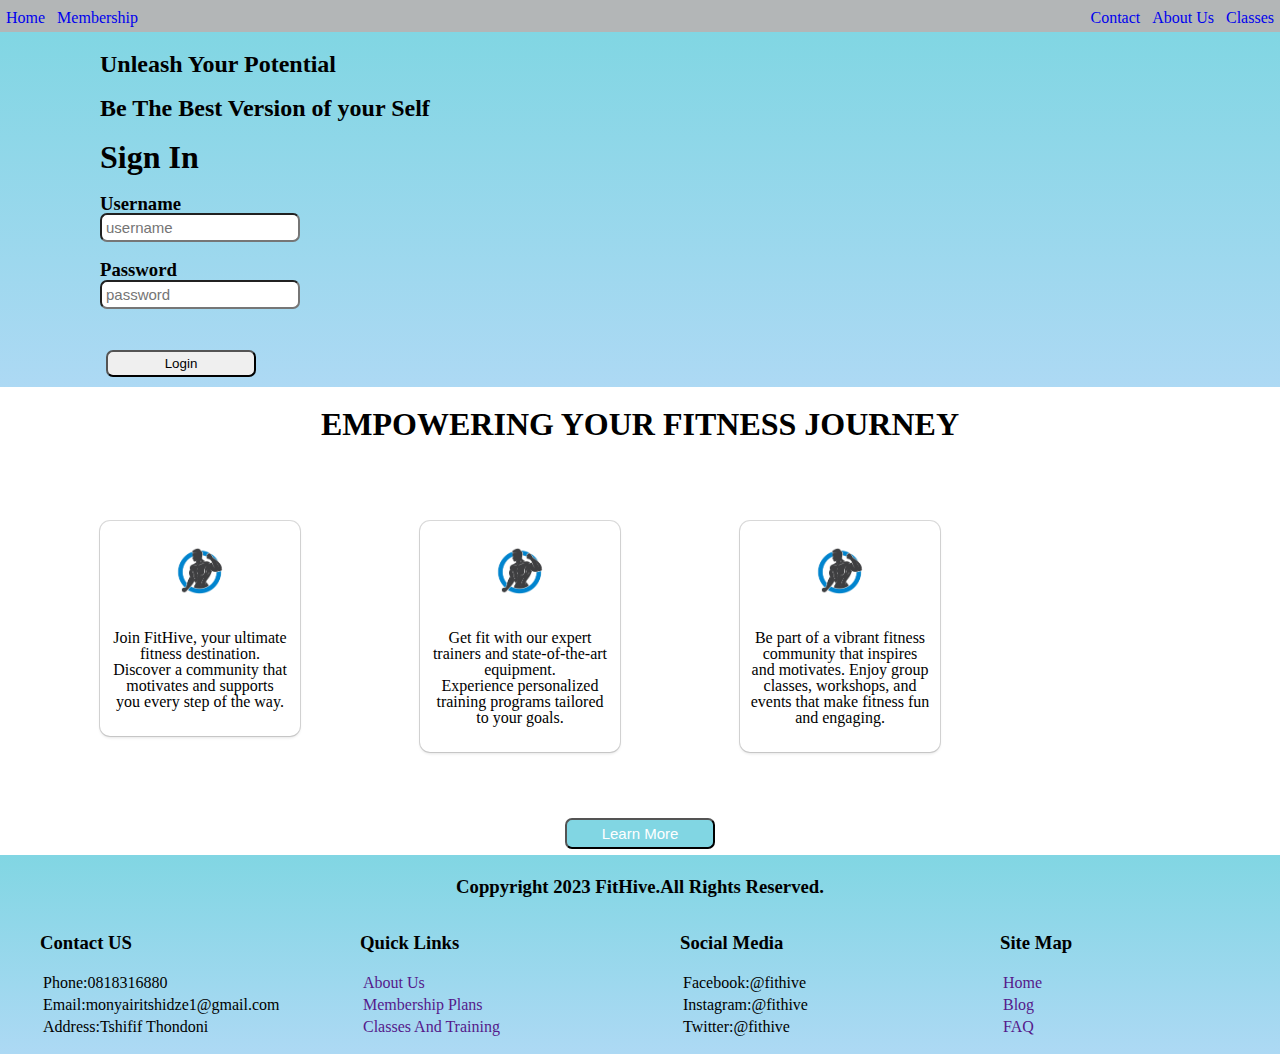
<file: htm-css/index.html>
<!DOCTYPE html>

<html>
    
    <head>
    
    <title>FitHive</title>
    <link rel="stylesheet" href="style.css">
        
    </head>

 <body>
    
   <nav>
     
     <ul class = "container"  style ="padding-inline-start: 0px;">
         
       <li><a href="home">Home</a></li>
          <li><a href="membership">Membership</a></li>
            <li class = "right"><a href="classes">Classes</a></li>
              <li class = "right"><a href="abaoutus">About Us</a></li>
                <li class = "right"><a href="contact">Contact</a></li>
                 <li class = "dropicon"  id="icon" ><a href="javascript:void(0);" onclick="dropDownIcon()">&#9776;</a></li>
       
       </ul>
     
     </nav> 
    
     
     <div class = "body-container" id = "gradient">
     
     <div class="row">
         
       <div class = "column-6">
         
         <div class = "signup">
           
           <h2>Unleash Your Potential</h2>
              <h2>Be The Best Version of your Self</h2>
             <h1>Sign In</h1>
             
             <form>
             <h3><label>Username</label>
                 <br>
                
                  <input type="text" placeholder="username" style="border-radius: 7px; 
             width: 200px; padding: 4px; font-size: 15px;"
                    >
                 </h3>
            
             <h3><label>Password</label>
                 <br>
                 
                 <input type="password" placeholder="password" style="border-radius: 7px; 
             width: 200px; padding: 4px; font-size: 15px;">
                 </h3>
             
                 
                 <br>
                 
                 
                 <button style="width: 150px; border-radius: 7px; padding: 4px; margin: 6px;">Login</button>
             
             </form>
           </div>
         </div>  
         
         <div  class = "column-6">
         
         <div style="padding-top: 15px;">
             
             <iframe width="500" height="315" src="https://www.youtube.com/embed/tUykoP30Gb0?si=TVf0Ove8kpOGLbzR" title="YouTube video player" frameborder="0" allow="accelerometer; autoplay; clipboard-write; encrypted-media; gyroscope; picture-in-picture; web-share" referrerpolicy="strict-origin-when-cross-origin" allowfullscreen></iframe>
             </div>
         </div>
         
         </div>
     </div>
    
     <header class="header-body">
     <h1>EMPOWERING YOUR FITNESS JOURNEY</h1>
     </header>
     
     
     <div class = "after-header">
         
        <div class = "row">
            
            <div class="col-4" style="padding-left: 100px;">
                <div class = "box">
            <img src="p.png" style="width: 100px;">
                <p>Join FitHive, your ultimate fitness destination. 
                    <br>Discover a community that motivates and supports 
                    <br>you every step of the way.
</p>
                </div>
            </div>
            
            <div class="col-4">
            <div class = "box">
                <img src="p.png" style="width: 100px;">
                <p>Get fit with our expert trainers and state-of-the-art equipment.
                    <br>Experience personalized training programs tailored to your goals.

</p>
            </div>
                </div>
            
            <div class="col-4">
            <div class = "box">
                <img src="p.png" style="width: 100px;">
                <p>Be part of a vibrant fitness community that
                    inspires and motivates. Enjoy group classes,
                    workshops, and events that make fitness fun and engaging.

</p>       </div>
            </div>
         
         </div>
     </div>
     
     <div class = "button-1">
     
      <button style="width: 150px; border-radius: 7px; padding: 5px; margin: 6px; background-color:#81D6E3; color: white; font-size: 15px;">Learn More</button>
     </div>
     
     <footer>
     
     <div class = "container" id = "gradient">
      <h3 style="text-align: center;">Coppyright 2023 FitHive.All Rights Reserved.</h3>
     <div class = "row">
          
         <div class = "column-3">
             
             <div>
                 <h3 style="padding-left: 40px;"><label>Contact US</label></h3>
             <ul>
                 <li>Phone:0818316880</li>
                 <li>Email:monyairitshidze1@gmail.com</li>
                 <li>Address:Tshifif Thondoni</li>
                 </ul>
             
             </div>
         
         
         </div>
         
           <div class = "column-3">
             
             <div>
                 <h3 style="padding-left: 40px;"><label>Quick Links</label></h3>
             <ul>
                 <li><a href="">About Us</a></li>
                 <li><a href="">Membership Plans</a></li>
                 <li><a href="">Classes And Training</a></li>
                 </ul>
             
             </div>
         
         
         </div>
         
         
           <div class = "column-3" >
             
             <div>
                 <h3 style="padding-left: 40px;"><label>Social Media</label></h3>
             <ul>
                 <li>Facebook:@fithive</li>
                 <li>Instagram:@fithive</li>
                 <li>Twitter:@fithive</li>
                 </ul>
             
             </div>
         
         
         </div>
         
         
           <div class = "column-3" >
             
             <div>
                 <h3 style="padding-left: 40px;"><label>Site Map</label></h3>
             <ul>
                 <li><a href="">Home</a></li>
                 <li><a href="">Blog</a></li>
                 <li><a href="">FAQ</a></li>
                 </ul>
             
             </div>
         
         
         </div>
         
         
         
         </div>
     
     </div>
        </footer> 
         
         
     <script>
     
     function dropDownIcon(){
         
         var x = document.querySelector("ul.container");
         
         if(x.className === "container"){
             
             x.className += "responsive";
         }
         
         else{
             
             x.className = "container";
         }
     }
     
     </script>
     
     
    </body>


</html>
</file>
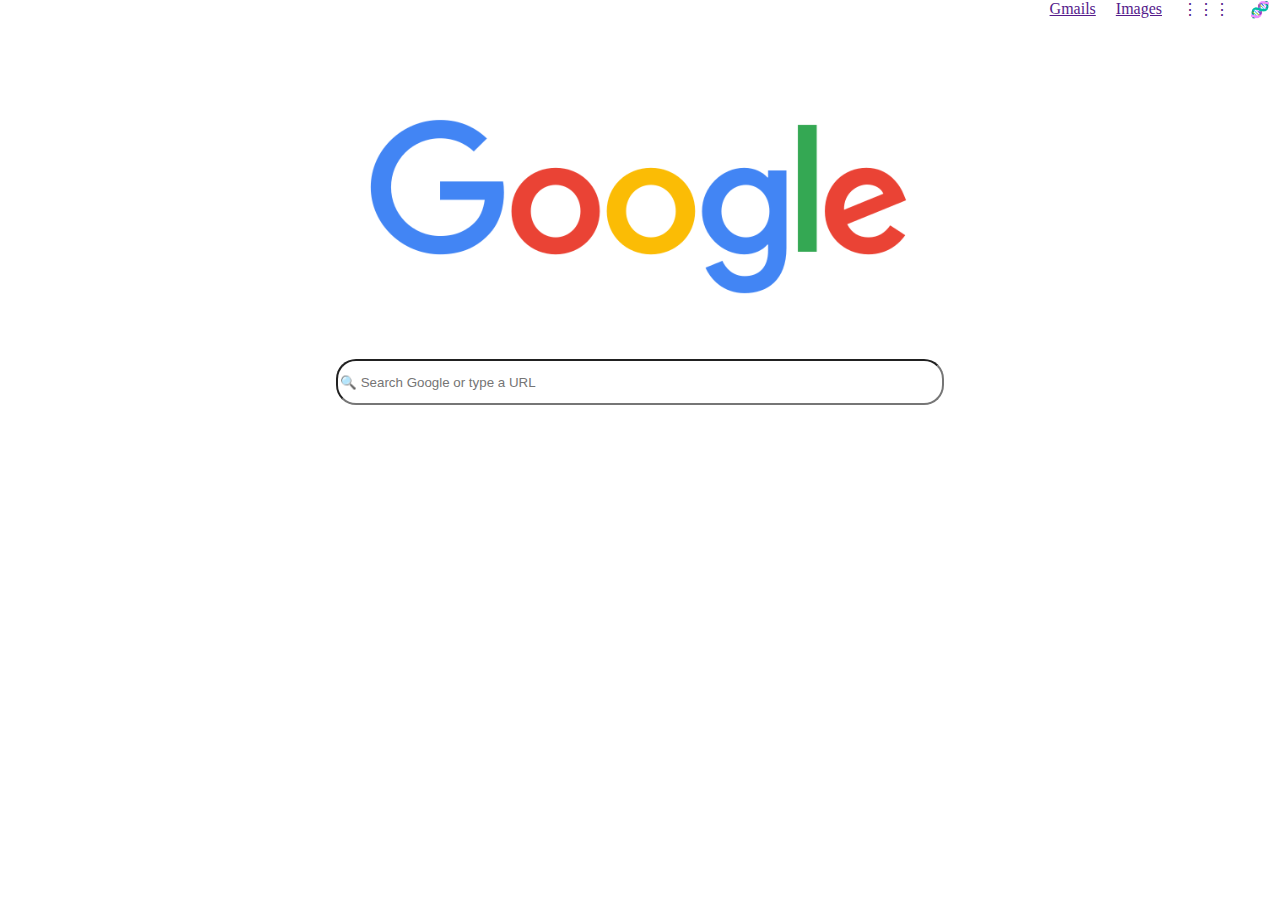
<file: HTML-CSS/index.html>
<!DOCTYPE html>

<html>


<head>

<!--linking html document with css document-->
<link rel="stylesheet" href="style.css">

<title>GOOGLE</title>
</head>

<body>

    <nav>

        <ul>

            <!--creating list items-->
            

            <li><a href="">Gmails</a></li>
            <li><a href="">Images</a></li>
            <li class = "icons"><a href="">&#8942;&#8942;&#8942;</a></li>
            <li class = "icons"><a href="">&#x1F9EC;</a></li>
            <li class = "mobile-responsive"><a>&#x2302;</a></li>
            <li class = "mobile-responsive"><a> &#x1F533;</a></li>
            <li class = "mobile-responsive"><a href="">&#8942;</a></li>


            
        </ul>
    </nav>

    <section>

        <div class ="content">
            <img src="images/google-logo.webp"
            width="540px" height="180px">
        </div>

        <form>

            <div class="input">
            <input type="text" placeholder="&#x1F50D; Search Google or type a URL" >
        </div>
        </form>
    </section>


</body>
</html>
</file>
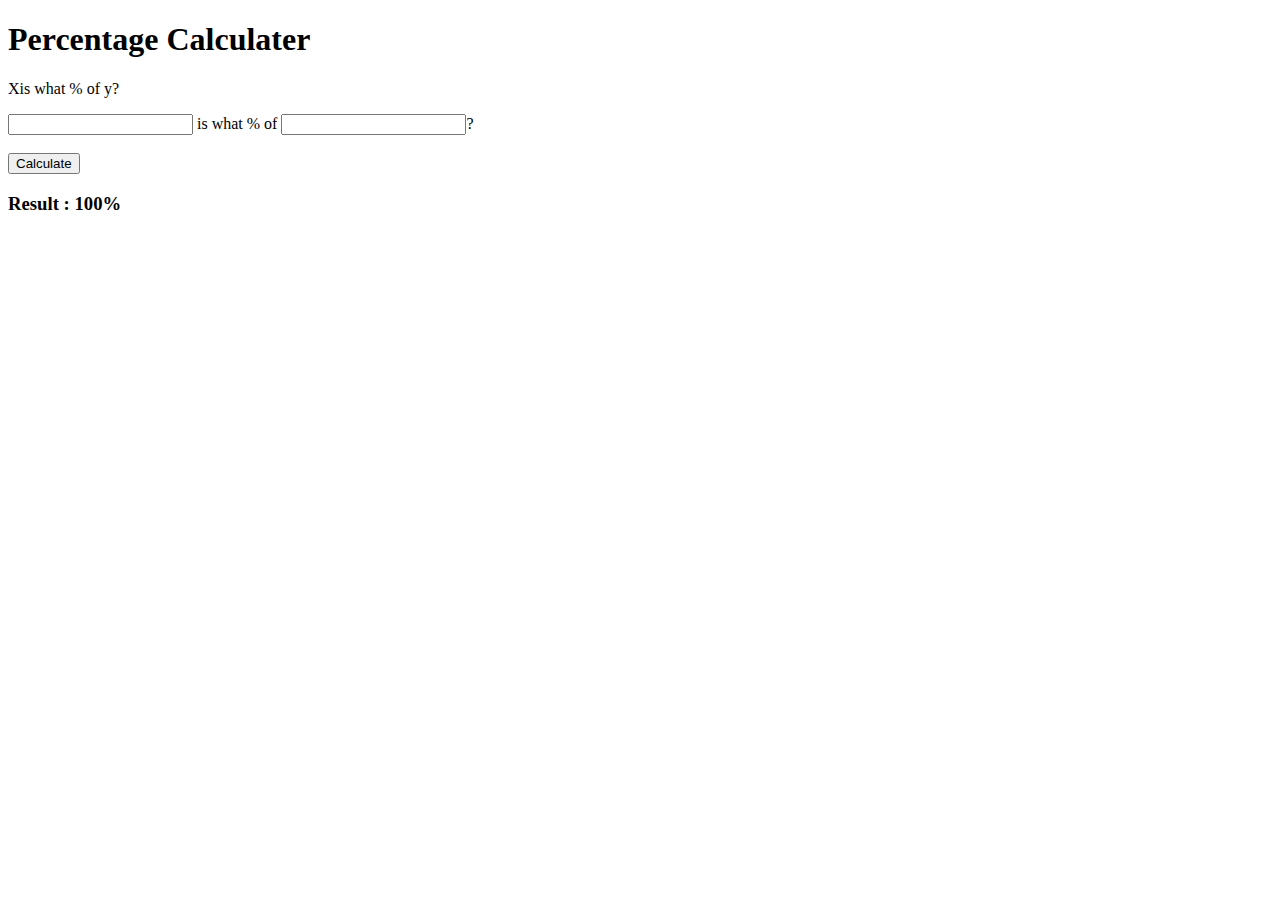
<file: JAVASCRIPT APPLICATION/index.html>
<!DOCTYPE html>

<html lang="en">

<head>
    <meta charset="UTF-8">
    <meta name="viewport" content="width=device-width, initial-scale=1.0">
    <title>Document</title>
 
</head>

<body>

    <h1>Percentage Calculater</h1>
    <p>Xis what % of y?</p>

    <form id="xIsWhatPercentageOfY">

        <input type="text" id="numField1"> is what % of
        <input type="text" id="numField2">?
        <br>
        <br>

       <button id="results" onclick="operation(event)" type="submit">Calculate</button>
    </form>

    <h3 id="result">Result : 100%</h3>

      
    <script type="text/javascript" src="calc.js"></script>
 
    
</body>

</html>
</file>
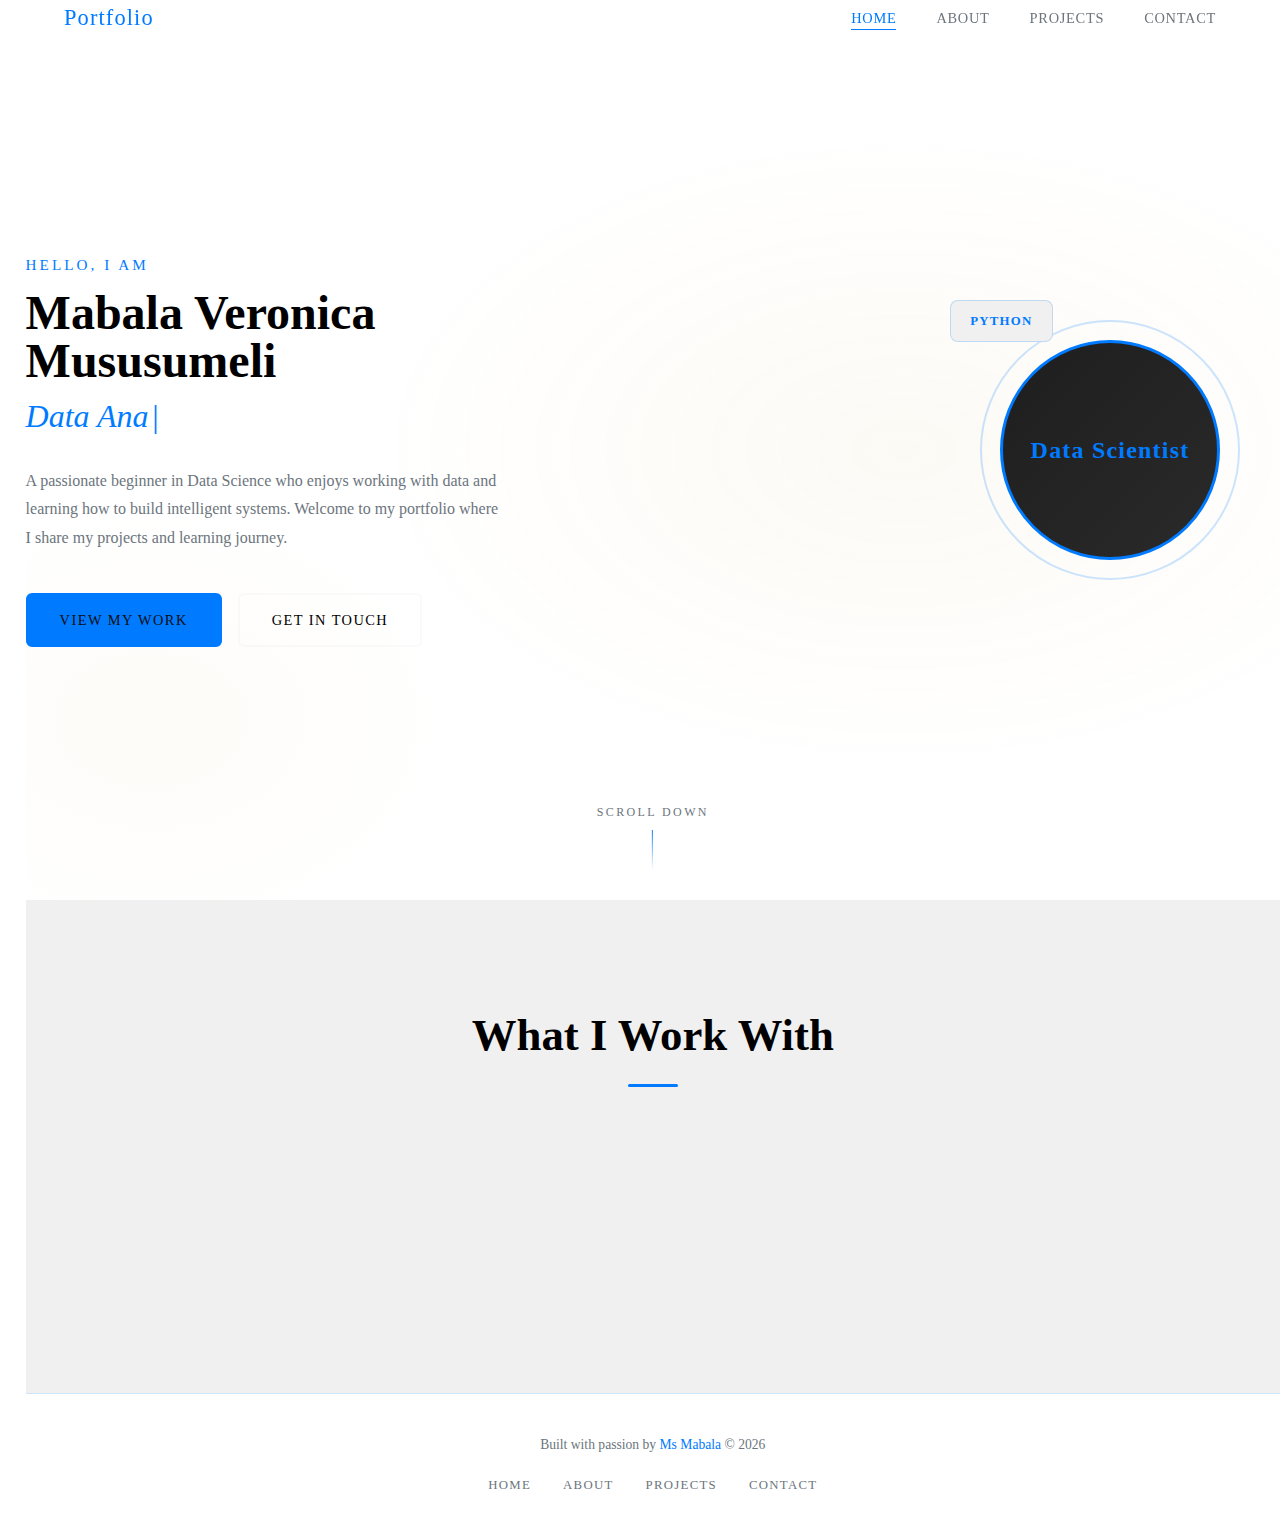
<file: Portfolio/index.html>
<!DOCTYPE html>
<html lang="en">
<head>
  <meta charset="UTF-8" />
  <meta name="viewport" content="width=device-width, initial-scale=1.0"/>
  <title>My Portfolio - Home</title>
  <link rel="stylesheet" href="style.css" />
  <link href="https://fonts.googleapis.com/css2?family=Playfair+Display:wght@400;700;900&family=DM+Sans:wght@300;400;500&display=swap" rel="stylesheet"/>
</head>
<body>

  <!-- Navigation -->
  <nav class="navbar" id="navbar">
    <div class="nav-logo">Portfolio</div>
    <ul class="nav-links" id="nav-links">
      <li><a href="index.html" class="active">Home</a></li>
      <li><a href="about.html">About</a></li>
      <li><a href="projects.html">Projects</a></li>
      <li><a href="contact.html">Contact</a></li>
    </ul>
    <button class="hamburger" id="hamburger" aria-label="Toggle menu">
      <span></span><span></span><span></span>
    </button>
  </nav>

  <!-- Hero Section -->
  <section class="hero">
    <div class="hero-content" id="hero-content">
      <p class="hero-subtitle">Hello, I am</p>
      <h1 class="hero-name">Mabala Veronica Mususumeli</h1>
      <h2 class="hero-role" id="typed-role"></h2>
      <p class="hero-description">
        A passionate beginner in Data Science who enjoys working with data and learning how to build intelligent systems.
        Welcome to my portfolio where I share my projects and learning journey.
      </p>
      <div class="hero-buttons">
        <a href="projects.html" class="btn btn-primary">View My Work</a>
        <a href="contact.html" class="btn btn-outline">Get In Touch</a>
      </div>
    </div>
    <div class="hero-visual">
      <div class="avatar-ring">
        <div class="avatar-inner">
          <span class="avatar-initials">Data Scientist</span>
        </div>
      </div>
      <div class="floating-card card-1">PYTHON</div>
    </div>
    <div class="scroll-hint" id="scroll-hint">Scroll Down</div>
  </section>

  <!-- Skills Preview -->
  <section class="skills-preview">
    <h2 class="section-title">What I Work With</h2>
    <div class="skills-grid">
      <div class="skill-card">
        <div class="skill-icon html-icon">PYTHON</div>
        <p>ANALYSIS</p>
      </div>
      <div class="skill-card">
        <div class="skill-icon git-icon">GIT</div>
        <p>Version Control</p>
      </div>
    </div>
  </section>

  <!-- Footer -->
  <footer class="footer">
    <p>Built with passion by <span>Ms Mabala</span> &copy; 2026</p>
    <div class="footer-links">
      <a href="index.html">Home</a>
      <a href="about.html">About</a>
      <a href="projects.html">Projects</a>
      <a href="contact.html">Contact</a>
    </div>
  </footer>

  <!-- Link external JS -->
  <script src="index.js"></script>
</body>
</html>
</file>
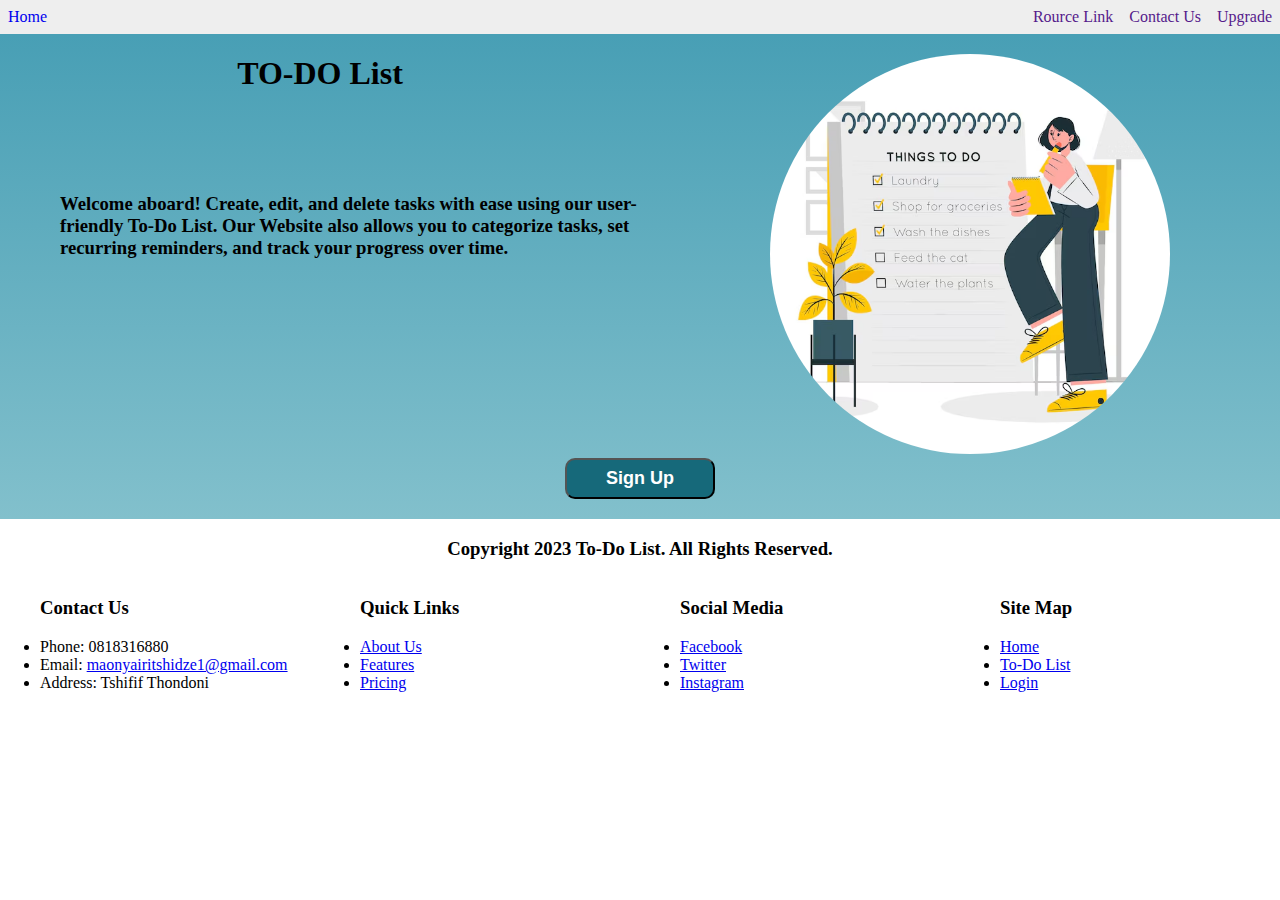
<file: TO-DO-LIST/index.html>
<!DOCTYPE html>
<html lang="en">
<head>
    <meta charset="UTF-8">
    <meta name="viewport" content="width=device-width, initial-scale=1.0">
    <title>To-Do-List</title>
    <link rel="stylesheet" href= "style.css" >
</head>

<body>

    <nav>

        <ul class = "nav-list" id="dropdownicon">

            <li><a href="index.html">Home</a></li>
            <li class="top-nav-right"><a href="">Upgrade</a></li>
            <li class="top-nav-right"><a href="">Contact Us</a></li>
            <li class="top-nav-right"><a href="">Rource Link</a></li>
            <li  class="dropicon"><a href="javascript:void(0);" onclick="dropdownmenu()">&#9776;</a></li>
       
        </ul>
    
    </nav>


    <section>

        <div id="gradient">

            <div class = "row">

            <div class = "column-6">

                <div>

                    <div class = "heading">
                        <b>
                            <h1>TO-DO List</h1>
                        </b>
                    </div>
                    
                </div>

                <div class = "description">

                <h3><p>
                    Welcome aboard! Create, edit, and delete tasks with ease using our user-friendly To-Do List. 
                    Our Website also allows you to categorize tasks, set recurring reminders, and track your progress over time.
                </p></h3>

            </div>
            </div>

            <div class = "column-6">

            <div class = "image">

                <img src="b.avif" class="image1"
                width="400px;"
                height="400px;">
            </div>

        </div>
        </div>
        

        <div class = "registration-button">
        <div>

          <button class = "register" id="signUpBtn" onclick="redirectToSignUp(event)" >Sign Up</button>
        </div>

    </div>
    </section>

    <footer>
        <div class="container" >

            <div class = "copyryte">
                <h3 style="text-align: center;">Copyright 2023 To-Do List. All Rights Reserved.</h3>
            </div>
         <div class="row">

            <div class="column-3">
              <div>
                <h3 style="padding-left: 40px;"><label>Contact Us</label></h3>
                <ul>
                  <li>Phone: 0818316880</li>
                  <li>Email: <a href="maonyairitshidze1.com">maonyairitshidze1@gmail.com</a></li>
                  <li>Address: Tshifif Thondoni</li>
                </ul>
              </div>
            </div>
            <div class="column-3">
              <div>
                <h3 style="padding-left: 40px;"><label>Quick Links</label></h3>
                <ul>
                  <li><a href="about.html">About Us</a></li>
                  <li><a href="#">Features</a></li>
                  <li><a href="#">Pricing</a></li>
                </ul>
              </div>
            </div>
            <div class="column-3">
              <div>
                <h3 style="padding-left: 40px;"><label>Social Media</label></h3>
                <ul>
                  <li><a href="#" target="_blank">Facebook</a></li>
                  <li><a href="#" target="_blank">Twitter</a></li>
                  <li><a href="#" target="_blank">Instagram</a></li>
                </ul>
            </div>
        </div>
        <div class="column-3">
          <div>
            <h3 style="padding-left: 40px;"><label>Site Map</label></h3>
            <ul>
              <li><a href="index.html">Home</a></li>
              <li><a href="#">To-Do List</a></li>
              <li class = "login"><a href="login.html">Login</a></li>
            </ul>
          </div>
        </div>
      </div>
    </div>
  </footer>
        


    <script type="text/javascript">

      // Function for dropdown menu
function dropdownmenu() {
    var x = document.getElementById("dropdownicon");
    if (x.className === "nav-list") {
        x.className += " responsive";
    } else {
        x.className = "nav-list";
    }
}

// Function to redirect to the Sign-Up page
function redirectToSignUp(event) {
    event.preventDefault(); // Prevent default behavior
    window.location.href = "sign-up.html"; // Redirect to the Sign-Up page
}

// Event listener to run after DOM is loaded
document.addEventListener("DOMContentLoaded", function() {
    var signUpBtn = document.getElementById("signUpBtn");
    if (signUpBtn) {
        signUpBtn.addEventListener("click", redirectToSignUp);
    }
});
    
    </script>
    
</body>
</html>
</file>
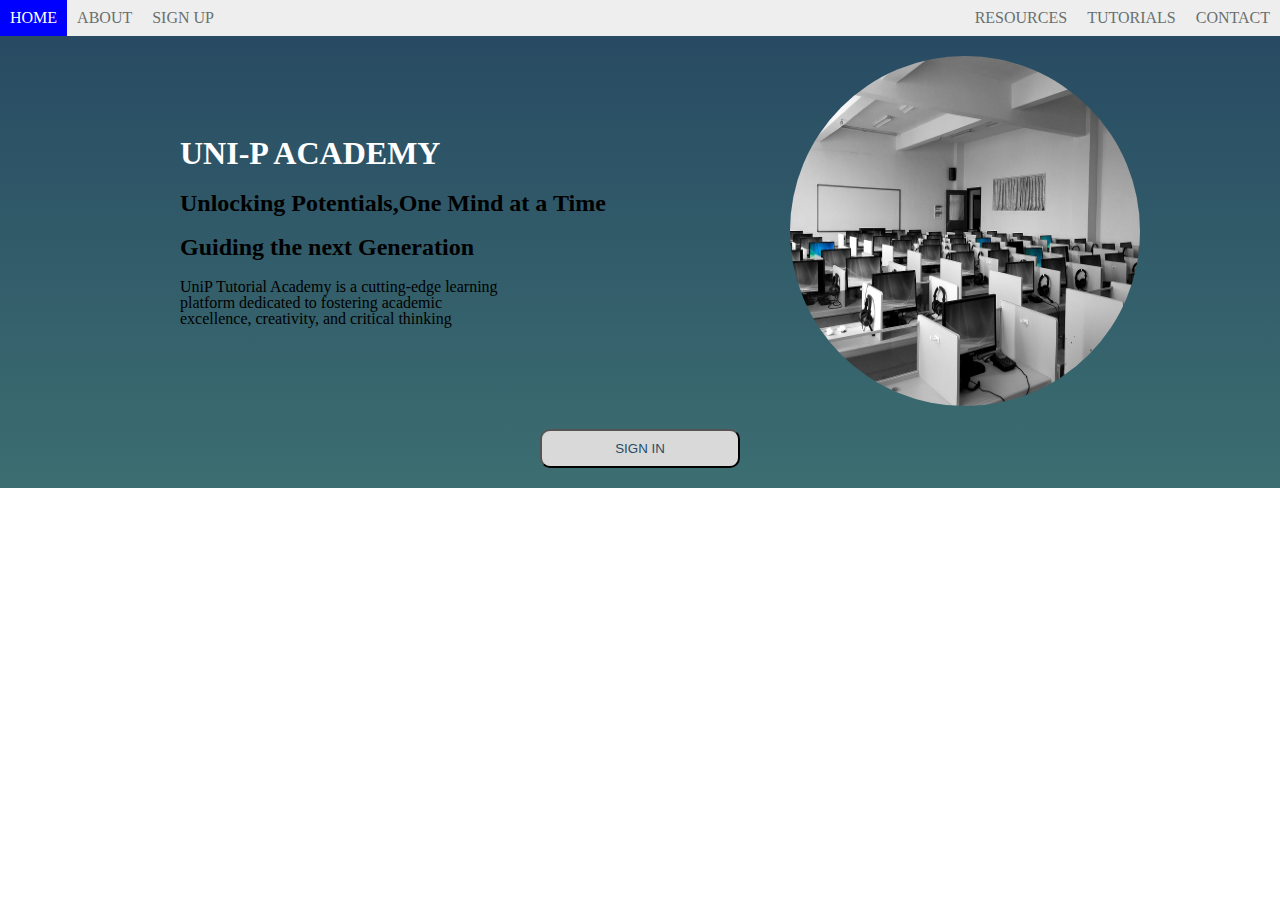
<file: unip-academy/index.html>
<!DOCTYPE html>

<html lang="en">

<head>
    
  <link rel="stylesheet" href="style.css">  
    <title>UNI-P ACADEMY</title>
    
    </head>

<body>
    
   <nav>
    
    <ul class = "navigation" id = "dropdownicon">
       
       <li><a href="home">Home</a></li>
        <li><a href="about">About</a></li>
         <li><a href="signup">SIGN UP</a></li>
        <li class = "navigation-right"><a href="contact">Contact</a></li>
        <li class = "navigation-right"><a href="tutorils">Tutorials</a></li>
        <li class = "navigation-right"><a href="resources">Resources</a></li>
        <li class = "dropicon"><a href="javascript:void(0);" onclick="dropdownmenu()">&#9776;</a></li>
       
       </ul>
    
    
    </nav> 
    
   
    
    <div class = "container" id = "gradient">
         
    <div class = "row">
        <div class = "column-6">
            
            <div class = "content">
            <h1 class = "h1">UNI-P ACADEMY</h1>
            <h2>Unlocking Potentials,One Mind at a Time</h2>
            <h2>Guiding the next Generation</h2>
                <p>UniP Tutorial Academy is a cutting-edge learning <br>
                    platform dedicated to fostering academic <br> excellence, creativity, and critical thinking</p>
            
            </div>
           
        </div>
        
        
        <div div class = "column-6">
            <div class = "image">
        <img src="h.jpg" width="350px;" style="border-radius: 50%;" height="350px;">
        </div>
        </div>
        </div>
        
        <div class = "button">
        <button class = "button-style">SIGN IN
        
        </button>
    
    </div>
    </div>
    
    
    
    
    
    <script>
    
    function dropdownmenu(){
        
        var x = document.getElementById("dropdownicon");
        
        if(x.className === "navigation"){
            
            x.className += " responsive";
        }
        else{
            
         x.className = "navigation";  
        }
    }
    </script>
    
    </body>












</html>
</file>
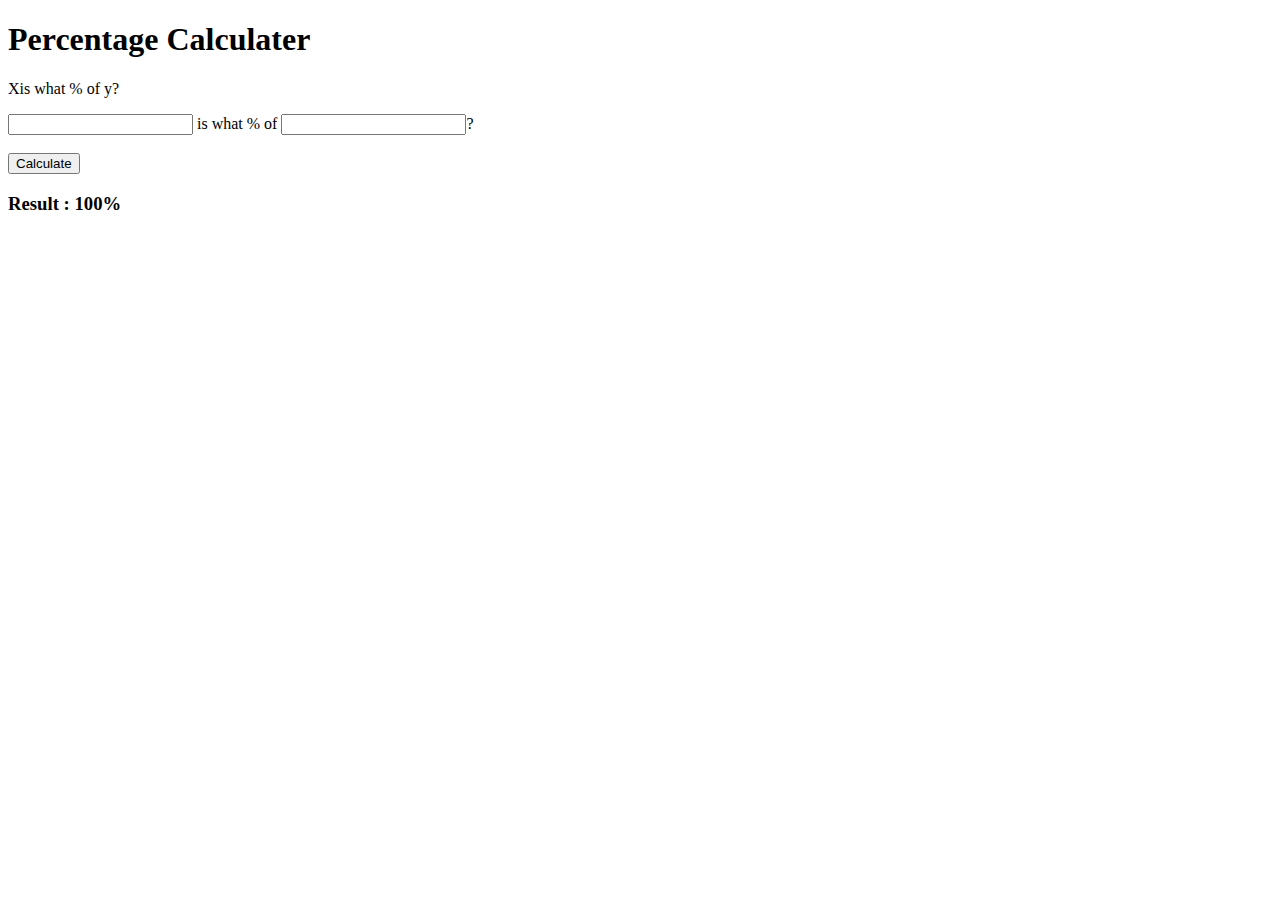
<file: percentageCalculate/JAVASCRIPT APPLICATION/index.html>
<!DOCTYPE html>

<html lang="en">

<head>
    <meta charset="UTF-8">
    <meta name="viewport" content="width=device-width, initial-scale=1.0">
    <title>Document</title>
 
</head>

<body>

    <h1>Percentage Calculater</h1>
    <p>Xis what % of y?</p>

    <form id="xIsWhatPercentageOfY">

        <input type="text" id="numField1"> is what % of
        <input type="text" id="numField2">?
        <br>
        <br>

       <button id="results" onclick="operation(event)" type="submit">Calculate</button>
    </form>

    <h3 id="result">Result : 100%</h3>

      
    <script type="text/javascript" src="calc.js"></script>
 
    
</body>

</html>
</file>
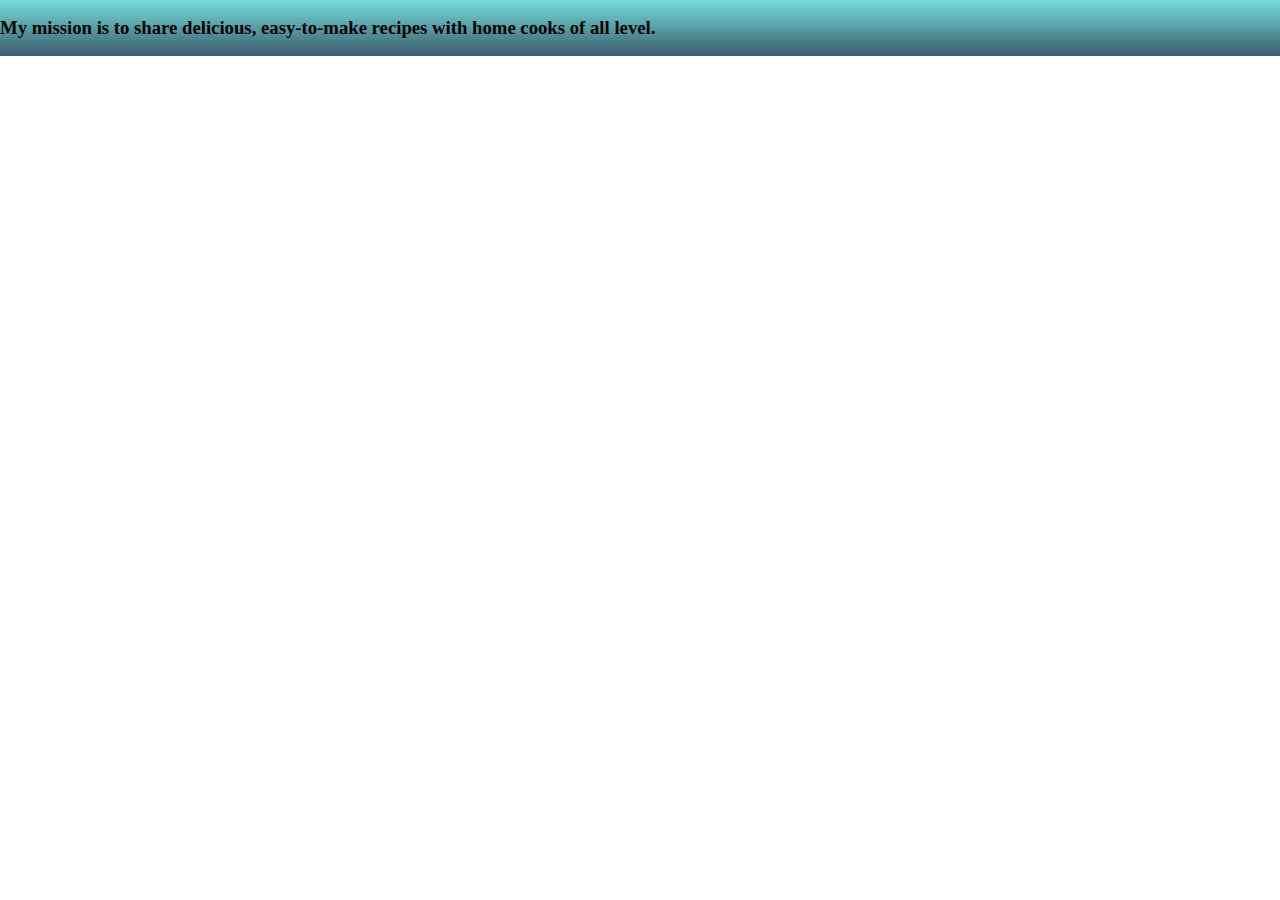
<file: navigation/about.html>
<!DOCTYPE html>

<html>

<head>
    
    <title>About</title>
  <link rel="stylesheet"  href="about.css">
    </head>

<body>
    
    <div class = "container" id = "gradient">
    
    <h3>My mission is to share delicious, easy-to-make recipes with home cooks of all level.</h3>
 
</div> 
    
    
    </body>
</html>
</file>
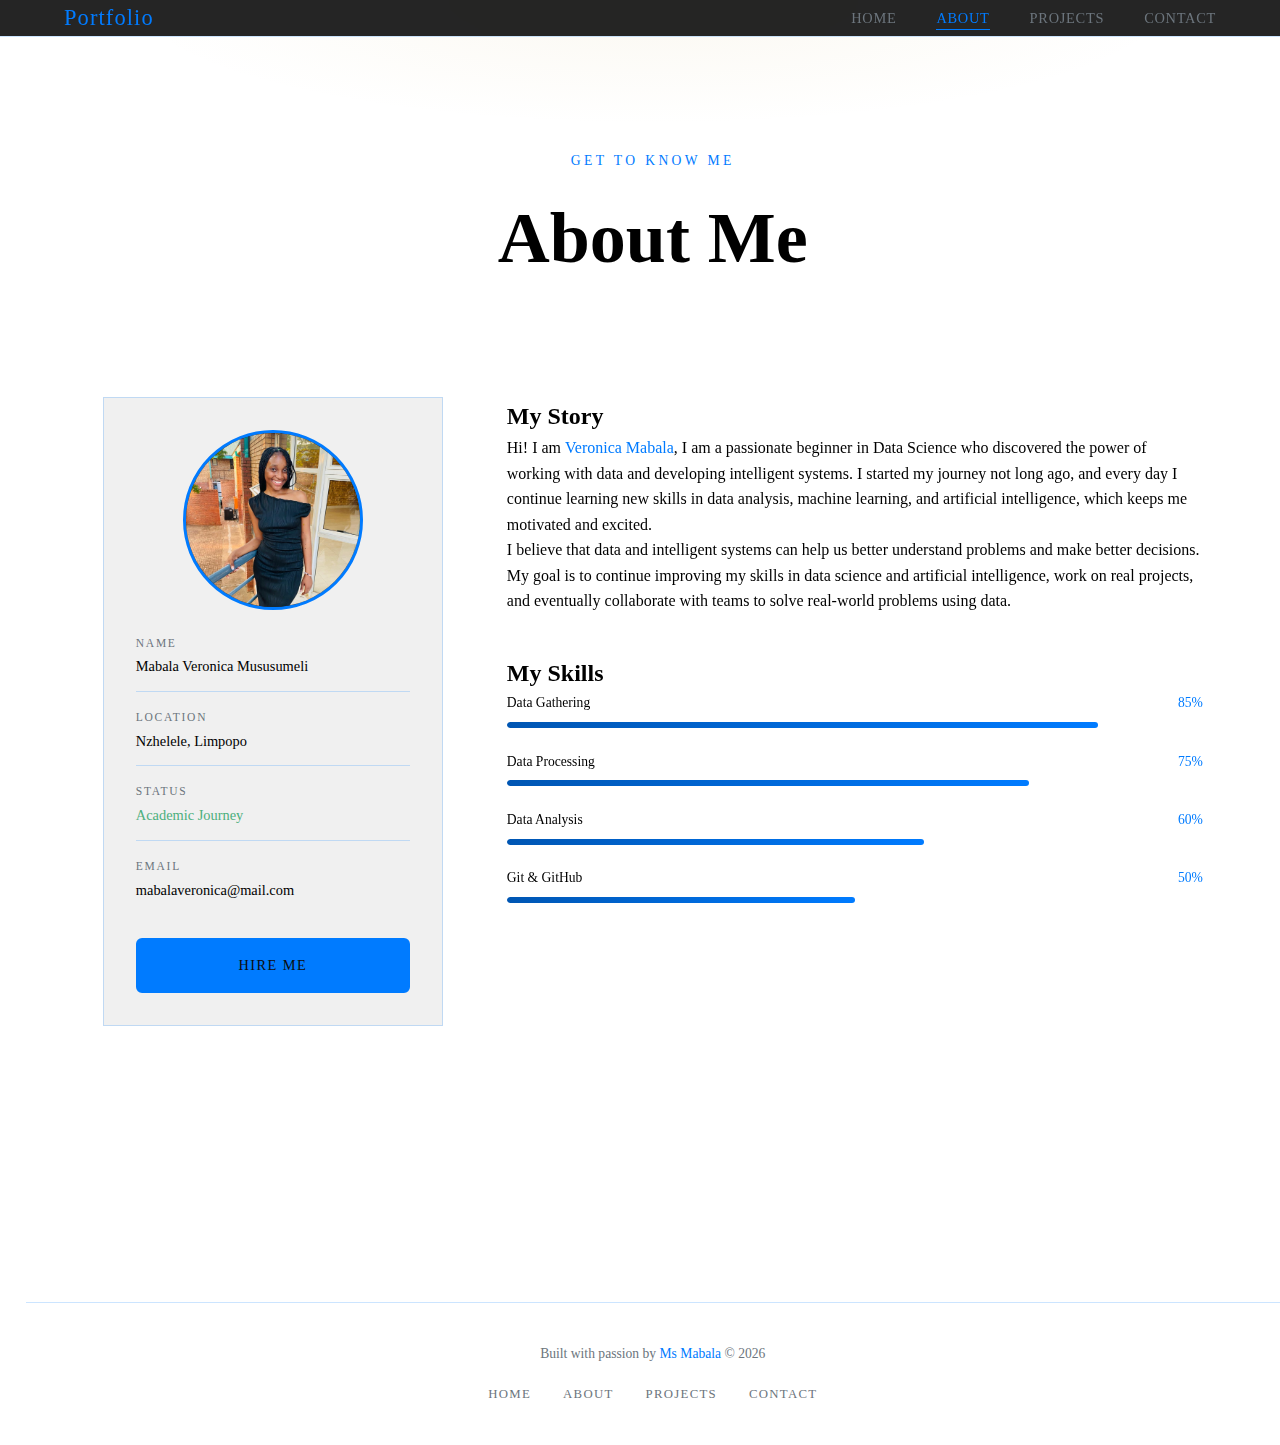
<file: Portfolio/about.html>
<!DOCTYPE html>
<html lang="en">
<head>
  <meta charset="UTF-8"/>
  <meta name="viewport" content="width=device-width, initial-scale=1.0"/>
  <title>My Portfolio - About</title>
  <link rel="stylesheet" href="style.css"/>
  <link rel="stylesheet" href="about.css"/>
  <link href="https://fonts.googleapis.com/css2?family=Playfair+Display:wght@400;700;900&family=DM+Sans:wght@300;400;500&display=swap" rel="stylesheet"/>
</head>
<body>

  <!-- Navigation -->
  <nav class="navbar scrolled" id="navbar">
    <div class="nav-logo">Portfolio</div>
    <ul class="nav-links" id="nav-links">
      <li><a href="index.html">Home</a></li>
      <li><a href="about.html" class="active">About</a></li>
      <li><a href="projects.html">Projects</a></li>
      <li><a href="contact.html">Contact</a></li>
    </ul>
    <button class="hamburger" id="hamburger" aria-label="Toggle menu">
      <span></span><span></span><span></span>
    </button>
  </nav>

  <!-- Page Header -->
  <section class="page-header">
    <p class="page-label">Get to know me</p>
    <h1 class="page-title">About Me</h1>
  </section>

  <!-- About Content -->
  <section class="about-section">
    <div class="about-grid">

      <!-- Left: Photo / Card -->
      <div class="about-card reveal">
        <div class="about-photo">
          <div class="photo-placeholder"><img src="dd55c13a-abf3-433d-9c61-f991ae59a42a.jpg"/></div>
        </div>
        <div class="about-meta">
          <div class="meta-item">
            <span class="meta-label">Name</span>
            <span class="meta-value">Mabala Veronica Mususumeli</span>
          </div>
          <div class="meta-item">
            <span class="meta-label">Location</span>
            <span class="meta-value">Nzhelele, Limpopo</span>
          </div>
          <div class="meta-item">
            <span class="meta-label">Status</span>
            <span class="meta-value available">Academic Journey</span>
          </div>
          <div class="meta-item">
            <span class="meta-label">Email</span>
            <span class="meta-value">mabalaveronica@mail.com</span>
          </div>
        </div>
        <a href="contact.html" class="btn btn-primary" style="display:block; text-align:center; margin-top:1.5rem;">Hire Me</a>
      </div>

      <!-- Right: Story + Skills -->
      <div class="about-text">
        <div class="reveal">
          <h2 class="about-heading">My Story</h2>
          <p class="about-para">
            Hi! I am <strong>Veronica Mabala</strong>, I am a passionate beginner in Data 
            Science who discovered the power of working with data and developing intelligent systems. 
            I started my journey not long ago, and every day I continue learning 
            new skills in data analysis, machine learning, and artificial intelligence, which keeps me motivated and excited.
          </p>
          <p class="about-para">
            I believe that data and intelligent systems can help us better understand problems and make better decisions.
             My goal is to continue improving my skills in data science and artificial intelligence, work on real projects,
              and eventually collaborate with teams to solve real-world problems using data.
          </p>
        </div>

        <!-- Skills Bars -->
        <div class="reveal skills-section">
          <h2 class="about-heading">My Skills</h2>
          <div class="skill-bar-wrap">
            <div class="skill-label"><span>Data Gathering</span><span class="skill-pct">85%</span></div>
            <div class="skill-track"><div class="skill-fill" data-width="85"></div></div>
          </div>
          <div class="skill-bar-wrap">
            <div class="skill-label"><span>Data Processing</span><span class="skill-pct">75%</span></div>
            <div class="skill-track"><div class="skill-fill" data-width="75"></div></div>
          </div>
          <div class="skill-bar-wrap">
            <div class="skill-label"><span>Data Analysis</span><span class="skill-pct">60%</span></div>
            <div class="skill-track"><div class="skill-fill" data-width="60"></div></div>
          </div>
          <div class="skill-bar-wrap">
            <div class="skill-label"><span>Git &amp; GitHub</span><span class="skill-pct">50%</span></div>
            <div class="skill-track"><div class="skill-fill" data-width="50"></div></div>
          </div>
        </div>

        <!-- Timeline -->
        <div class="reveal timeline-section">
          <h2 class="about-heading">My Journey</h2>
          <div class="timeline">
            <div class="timeline-item">
              <div class="timeline-dot"></div>
              <div class="timeline-content">
                <span class="timeline-year">2025</span>
                <h3>Did my first Research</h3>
                <p>Discovered Data Science and write the first code of visualizing data.</p>
              </div>
            </div>
            <div class="timeline-item">
              <div class="timeline-dot"></div>
              <div class="timeline-content">
                <span class="timeline-year">2026</span>
                <h3>Learned Mathematical and Statistical part of data science</h3>
                <p>Started dive deep into complex analysis.</p>
              </div>
            </div>
          </div>
        </div>
      </div>

    </div>
  </section>

  <!-- Footer -->
  <footer class="footer">
    <p>Built with passion by <span>Ms Mabala</span> &copy; 2026</p>
    <div class="footer-links">
      <a href="index.html">Home</a>
      <a href="about.html">About</a>
      <a href="projects.html">Projects</a>
      <a href="contact.html">Contact</a>
    </div>
  </footer>

  <!-- Link external JS -->
  <script src="about.js"></script>
</body>
</html>
</file>
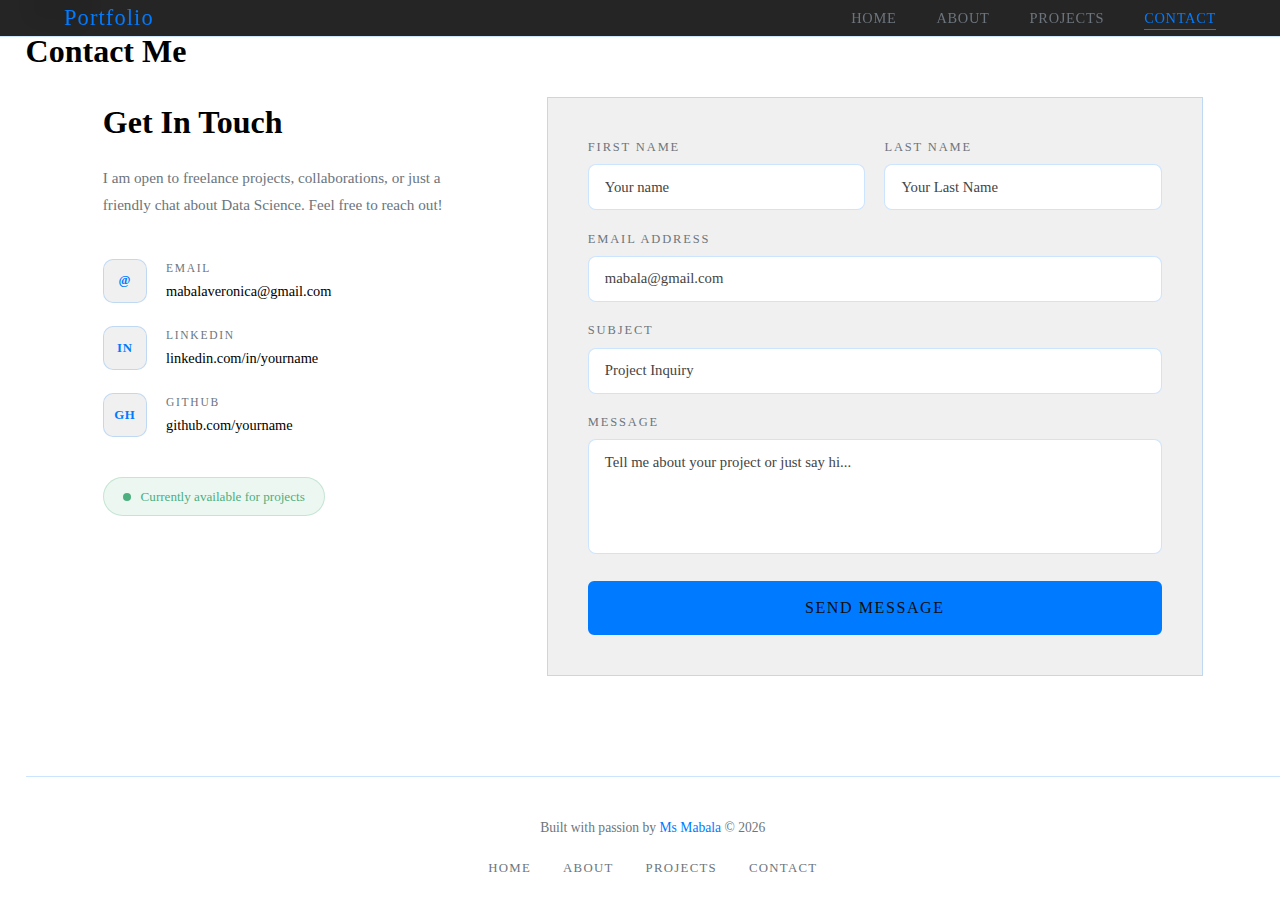
<file: Portfolio/contact.html>
<!DOCTYPE html>
<html lang="en">
<head>
  <meta charset="UTF-8"/>
  <meta name="viewport" content="width=device-width, initial-scale=1.0"/>
  <title>My Portfolio - Contact</title>
  <link rel="stylesheet" href="style.css"/>
  <link rel="stylesheet" href="contact.css"/>
  <link href="https://fonts.googleapis.com/css2?family=Playfair+Display:wght@400;700;900&family=DM+Sans:wght@300;400;500&display=swap" rel="stylesheet"/>
</head>
<body>

  <!-- Navigation -->
  <nav class="navbar scrolled" id="navbar">
    <div class="nav-logo">Portfolio</div>
    <ul class="nav-links" id="nav-links">
      <li><a href="index.html">Home</a></li>
      <li><a href="about.html">About</a></li>
      <li><a href="projects.html">Projects</a></li>
      <li><a href="contact.html" class="active">Contact</a></li>
    </ul>
    <button class="hamburger" id="hamburger" aria-label="Toggle menu">
      <span></span><span></span><span></span>
    </button>
  </nav>

  <!-- Page Header -->
  <section class="page-header">
    <p class="page-label">Let us talk</p>
    <h1 class="page-title">Contact Me</h1>
  </section>

  <!-- Contact Section -->
  <section class="contact-section">
    <div class="contact-grid">

      <!-- Left: Info -->
      <div class="contact-info reveal">
        <h2 class="contact-heading">Get In Touch</h2>
        <p class="contact-sub">
          I am open to freelance projects, collaborations, or just a friendly chat
          about Data Science. Feel free to reach out!
        </p>

        <div class="info-items">
          <div class="info-item">
            <div class="info-icon">@</div>
            <div>
              <div class="info-label">Email</div>
              <div class="info-value">mabalaveronica@gmail.com</div>
            </div>
          </div>
          <div class="info-item">
            <div class="info-icon">in</div>
            <div>
              <div class="info-label">LinkedIn</div>
              <div class="info-value">linkedin.com/in/yourname</div>
            </div>
          </div>
          <div class="info-item">
            <div class="info-icon">gh</div>
            <div>
              <div class="info-label">GitHub</div>
              <div class="info-value">github.com/yourname</div>
            </div>
          </div>
        </div>

        <div class="availability-badge">
          <span class="badge-dot"></span>
          Currently available for projects
        </div>
      </div>

      <!-- Right: Form -->
      <div class="contact-form-wrap reveal">
        <form class="contact-form" id="contact-form" novalidate>
          <div class="form-row">
            <div class="form-group">
              <label for="fname">First Name</label>
              <input type="text" id="fname" placeholder="Your name" required/>
              <span class="error-msg" id="fname-error">Please enter your first name.</span>
            </div>
            <div class="form-group">
              <label for="lname">Last Name</label>
              <input type="text" id="lname" placeholder="Your Last Name" required/>
              <span class="error-msg" id="lname-error">Please enter your last name.</span>
            </div>
          </div>
          <div class="form-group">
            <label for="email">Email Address</label>
            <input type="email" id="email" placeholder="mabala@gmail.com" required/>
            <span class="error-msg" id="email-error">Please enter a valid email.</span>
          </div>
          <div class="form-group">
            <label for="subject">Subject</label>
            <input type="text" id="subject" placeholder="Project Inquiry" required/>
            <span class="error-msg" id="subject-error">Please enter a subject.</span>
          </div>
          <div class="form-group">
            <label for="message">Message</label>
            <textarea id="message" rows="5" placeholder="Tell me about your project or just say hi..." required></textarea>
            <span class="error-msg" id="message-error">Please enter a message.</span>
          </div>
          <button type="submit" class="btn btn-primary submit-btn" id="submit-btn">
            Send Message
          </button>
          <!-- Success / Error banners -->
          <div class="form-success" id="form-success">
            Your message was sent! I will get back to you soon.
          </div>
        </form>
      </div>

    </div>
  </section>

  <!-- Footer -->
  <footer class="footer">
    <p>Built with passion by <span>Ms Mabala</span> &copy; 2026</p>
    <div class="footer-links">
      <a href="index.html">Home</a>
      <a href="about.html">About</a>
      <a href="projects.html">Projects</a>
      <a href="contact.html">Contact</a>
    </div>
  </footer>

  <!-- Embedded JavaScript -->
  <script>
    const hamburger = document.getElementById("hamburger");
    const navLinks  = document.getElementById("nav-links");
    hamburger.addEventListener("click", () => {
      navLinks.classList.toggle("open");
      hamburger.classList.toggle("active");
    });

    // Reveal on Scroll 
    const reveals = document.querySelectorAll(".reveal");
    const observer = new IntersectionObserver(entries => {
      entries.forEach(e => {
        if (e.isIntersecting) {
          e.target.classList.add("revealed");
          observer.unobserve(e.target);
        }
      });
    }, { threshold: 0.15 });
    reveals.forEach(el => observer.observe(el));

    //Form Validation & Submit 
    const form       = document.getElementById("contact-form");
    const submitBtn  = document.getElementById("submit-btn");
    const successMsg = document.getElementById("form-success");

    function validateField(inputId, errorId, checkFn) {
      const input = document.getElementById(inputId);
      const error = document.getElementById(errorId);
      const valid = checkFn(input.value.trim());
      error.style.display = valid ? "none" : "block";
      input.classList.toggle("invalid", !valid);
      return valid;
    }

    function isEmail(val) {
      return /^[^\s@]+@[^\s@]+\.[^\s@]+$/.test(val);
    }

    form.addEventListener("submit", function(e) {
      e.preventDefault();

      const v1 = validateField("fname",   "fname-error",   v => v.length > 0);
      const v2 = validateField("lname",   "lname-error",   v => v.length > 0);
      const v3 = validateField("email",   "email-error",   v => isEmail(v));
      const v4 = validateField("subject", "subject-error", v => v.length > 0);
      const v5 = validateField("message", "message-error", v => v.length > 10);

      if (v1 && v2 && v3 && v4 && v5) {
        // Simulate sending
        submitBtn.textContent = "Sending...";
        submitBtn.disabled = true;
        setTimeout(() => {
          successMsg.style.display = "block";
          form.reset();
          submitBtn.textContent = "Send Message";
          submitBtn.disabled = false;
          setTimeout(() => { successMsg.style.display = "none"; }, 5000);
        }, 1500);
      }
    });

    // Live input clear error
    ["fname","lname","email","subject","message"].forEach(id => {
      document.getElementById(id).addEventListener("input", function() {
        this.classList.remove("invalid");
        const errorEl = document.getElementById(id + "-error");
        if (errorEl) errorEl.style.display = "none";
      });
    });
  </script>

</body>
</html>
</file>
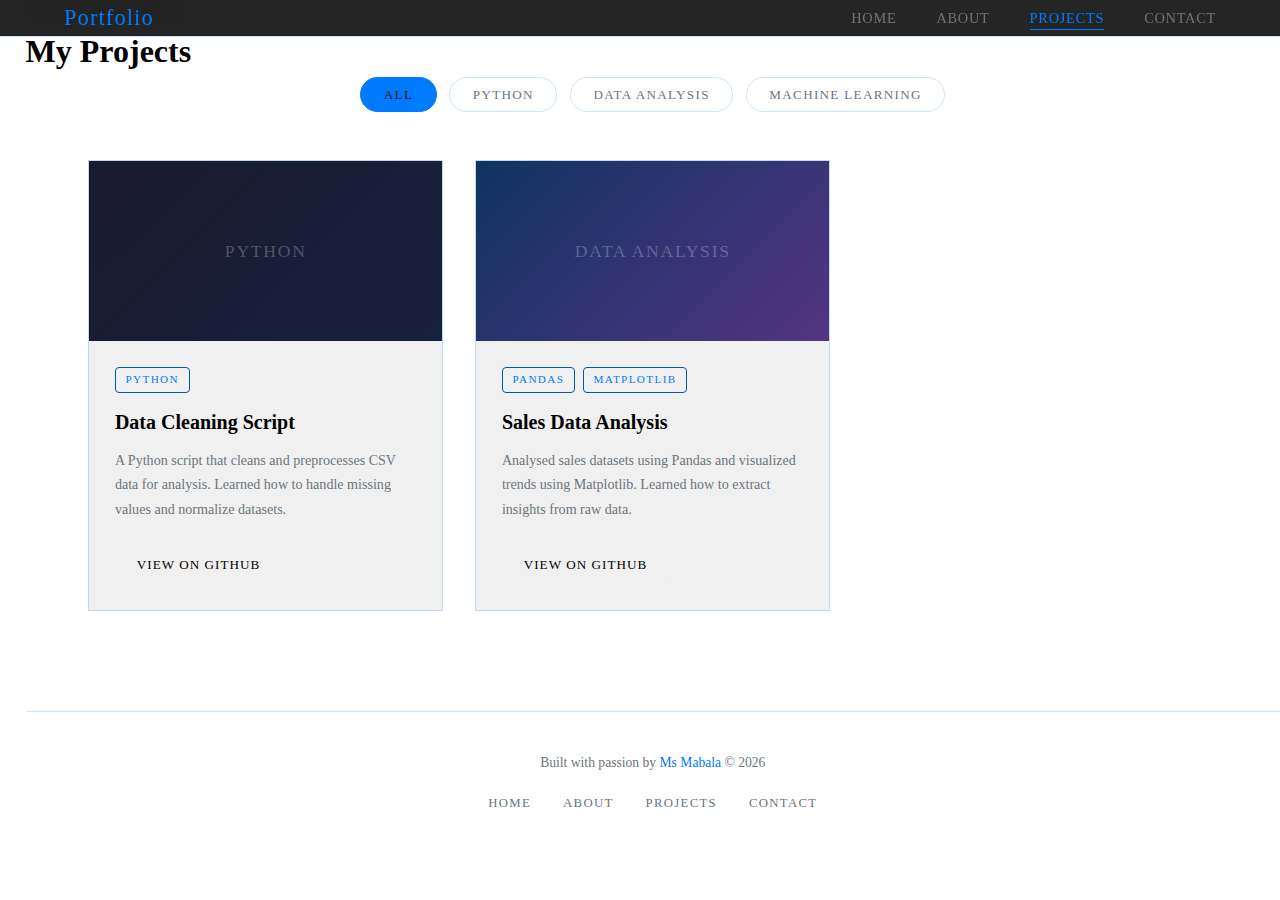
<file: Portfolio/projects.html>
<!DOCTYPE html>
<html lang="en">
<head>
  <meta charset="UTF-8"/>
  <meta name="viewport" content="width=device-width, initial-scale=1.0"/>
  <title>My Portfolio - Projects</title>
  <link rel="stylesheet" href="style.css"/>
  <link rel="stylesheet" href="projects.css"/>
  <link href="https://fonts.googleapis.com/css2?family=Playfair+Display:wght@400;700;900&family=DM+Sans:wght@300;400;500&display=swap" rel="stylesheet"/>
</head>
<body>

  <!-- Navigation -->
  <nav class="navbar scrolled" id="navbar">
    <div class="nav-logo">Portfolio</div>
    <ul class="nav-links" id="nav-links">
      <li><a href="index.html">Home</a></li>
      <li><a href="about.html">About</a></li>
      <li><a href="projects.html" class="active">Projects</a></li>
      <li><a href="contact.html">Contact</a></li>
    </ul>
    <button class="hamburger" id="hamburger" aria-label="Toggle menu">
      <span></span><span></span><span></span>
    </button>
  </nav>

  <!-- Page Header -->
  <section class="page-header">
    <p class="page-label">Projects I have worked on</p>
    <h1 class="page-title">My Projects</h1>
  </section>

  <!-- Filter Buttons -->
  <div class="filter-bar">
    <button class="filter-btn active" data-filter="all">All</button>
    <button class="filter-btn" data-filter="python">Python</button>
    <button class="filter-btn" data-filter="data">Data Analysis</button>
    <button class="filter-btn" data-filter="ml">Machine Learning</button>
  </div>

  <!-- Projects Grid -->
  <section class="projects-section">
    <div class="projects-grid" id="projects-grid">

      <!-- Example Project Card -->
      <div class="project-card" data-category="python">
        <div class="project-img" style="background: linear-gradient(135deg,#1a1a2e,#16213e);">
          <div class="project-img-label">Python</div>
        </div>
        <div class="project-body">
          <div class="project-tags"><span class="tag">Python</span></div>
          <h3 class="project-title">Data Cleaning Script</h3>
          <p class="project-desc">A Python script that cleans and preprocesses CSV data for analysis. Learned how to handle missing values and normalize datasets.</p>
          <div class="project-links">
            <a href="https://github.com/veronicamabala/data-cleaning-script" class="project-link outline">View on GitHub</a>
          </div>
        </div>
      </div>

      <div class="project-card" data-category="data">
        <div class="project-img" style="background: linear-gradient(135deg,#0f3460,#533483);">
          <div class="project-img-label">Data Analysis</div>
        </div>
        <div class="project-body">
          <div class="project-tags"><span class="tag">Pandas</span><span class="tag">Matplotlib</span></div>
          <h3 class="project-title">Sales Data Analysis</h3>
          <p class="project-desc">Analysed sales datasets using Pandas and visualized trends using Matplotlib. Learned how to extract insights from raw data.</p>
          <div class="project-links">
            <a href="https://github.com/veronicamabala/sales-data-analysis" class="project-link outline">View on GitHub</a>
          </div>
        </div>
      </div>

    </div>

    <!-- Empty state -->
    <div class="empty-state" id="empty-state" style="display:none;">
      <p>No projects in this category yet. Check back soon!</p>
    </div>
  </section>

  <!-- Footer -->
  <footer class="footer">
    <p>Built with passion by <span>Ms Mabala</span> &copy; 2026</p>
    <div class="footer-links">
      <a href="index.html">Home</a>
      <a href="about.html">About</a>
      <a href="projects.html">Projects</a>
      <a href="contact.html">Contact</a>
    </div>
  </footer>

  <!-- Link external JS -->
  <script src="projects.js"></script>
</body>
</html>
</file>
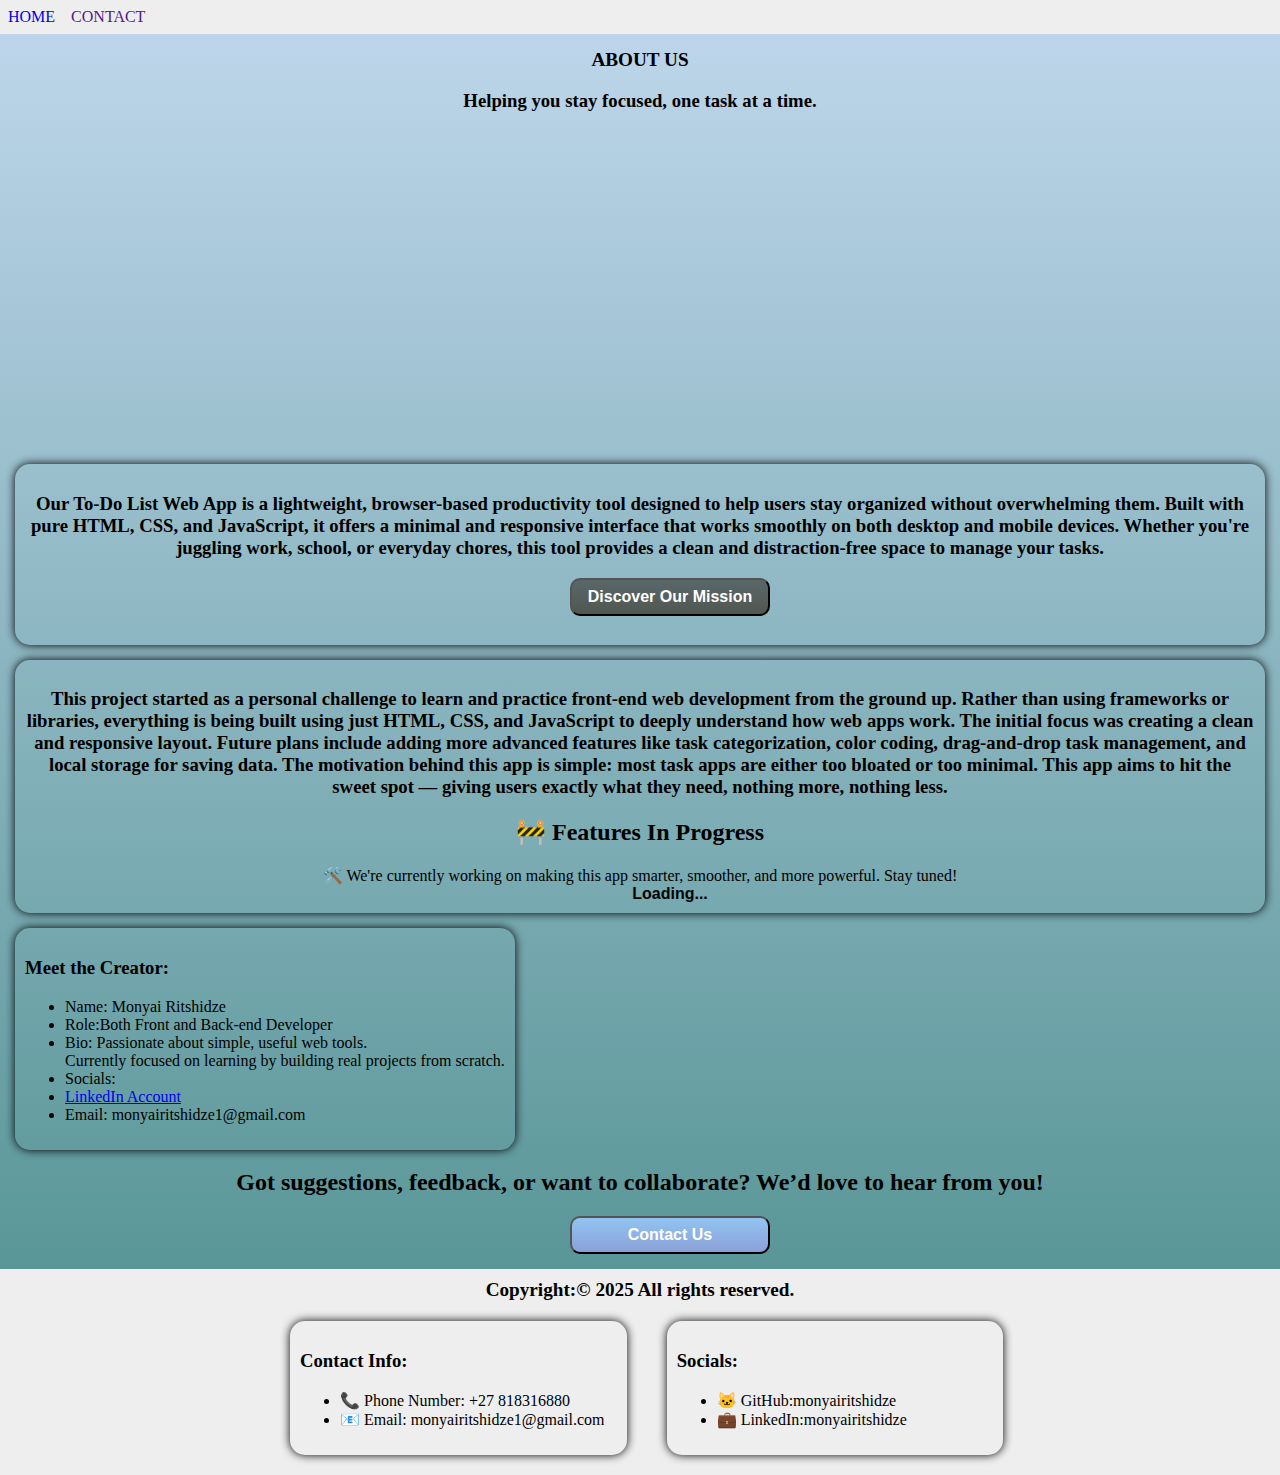
<file: TO-DO-LIST/about.html>
<!DOCTYPE html>
<html lang="en">
<head>
    <meta charset="UTF-8">
    <meta name="viewport" content="width=device-width, initial-scale=1.0">
    <title>Document</title>
    <link rel="stylesheet" href="about.css">

</head>

<body>

    <nav>

        <ul>
            <li><a href="index.html">Home</a></li>
            <li><a href="">Contact</a></li>
        </ul>
    </nav>

    <div class="gradient">

    <div>
    <header>
       <b> ABOUT US</b>
    </header>
</div>

<div class="aim">

    <h3><p>Helping you stay focused, one task at a time.</p>
    </div>

    <div>
        <div class="video">
            <iframe width="560" height="315" src="https://www.youtube.com/embed/5JXgVLy1dPw?si=pD3Fv7BQmuSrr1k2"
             title="YouTube video player" frameborder="0" allow="accelerometer; autoplay; clipboard-write; encrypted-media; gyroscope; picture-in-picture; web-share" 
             referrerpolicy="strict-origin-when-cross-origin" allowfullscreen>

            </iframe>
        </div>
    </div>

    <div>

        <section class = "introduction">
            <h3>
                <p>
                    Our To-Do List Web App is a lightweight, browser-based productivity tool designed to help users stay organized without overwhelming them. Built with pure HTML, CSS, and JavaScript, it offers a minimal and responsive interface that works smoothly on both desktop and mobile devices. Whether you're juggling work, school, or everyday chores, this tool provides a clean and distraction-free space to manage your tasks.
                </p>

                <button class="discover">Discover Our Mission</button>
            </h3>
        </section>
      
    </div>

    <div>
        <section class = "story">

            <h3>
                <p>
                    This project started as a personal challenge to learn and practice front-end web development from the ground up. Rather than using frameworks or libraries, everything is being built using just HTML, CSS, and JavaScript to deeply understand how web apps work.

The initial focus was creating a clean and responsive layout. Future plans include adding more advanced features like task categorization, color coding, drag-and-drop task management, and local storage for saving data.

The motivation behind this app is simple: most task apps are either too bloated or too minimal. This app aims to hit the sweet spot — giving users exactly what they need, nothing more, nothing less.
                </p>
            </h3>

            <div>
            <h2>🚧 Features In Progress</h2>

        </div>

        <div>
            🛠️ We're currently working on making this app smarter, smoother, and more powerful. Stay tuned!
        </div>

        <div>

            <div>
                <label class="round-1">  Loading...  </label>
            </div>
           
        </div>

        </section>

    <div>
        <section class="team-meambers">

     <h3>Meet the Creator:</h3> 
     <ul>

        <li>Name: Monyai Ritshidze </li>
        <li>Role:Both Front and Back-end Developer</li>
        <li>Bio: Passionate about simple, useful web tools. 
        <br>
        Currently focused on learning by building real projects from scratch.
        </li>
        <li>Socials:
            <li><a href="https://www.linkedin.com/public-profile/settings?lipi=urn%3Ali%3Apage%3Ad_flagship3_profile_self_edit_contact-info%3BKsh%2FXIaHRl%2BWH4RmFbJCHA%3D%3D">LinkedIn Account</a>
            </li>
            <li><a>Email: monyairitshidze1@gmail.com</a></li>
        </li>
     </ul>


    </section>
</div>


<div>

    <section class = " Call-to-ActionSection">

        <h2>Got suggestions, feedback, or want to collaborate? We’d love to hear from you!</h2>

        <button class="contact">Contact Us</button>

    </section>
</div>

</div>

<div>
<footer>

    <div class="copyright">
   <b class="bolding">Copyright:© 2025 All rights reserved.</b>

</div>
<div class="align">
<div class = "row">

    <div class="column-4">
        <div class="contact-us">

    <h3> Contact Info:</h3>

    <ul>
        <li>📞 Phone Number: +27 818316880</li>
        <li>📧 Email: monyairitshidze1@gmail.com</li>
    </ul>

</div>

    </div>

    <div class="column-4">

        <div class="socials">

            <h3> Socials:</h3>
            <ul>

                <li>🐱 GitHub:monyairitshidze</li>
                <li>💼 LinkedIn:monyairitshidze</li>
            </ul>

        </div>
    </div>

</div>

</div>
</footer>

</div>
    
</body>
</html>
</file>
<file: htm-css/style.css>
header,
footer,
nav{
    
display: block;
}

body{
    
    margin: 0;
    line-height: 1;
}

nav{
    
    width: 100%;
    margin: 0;
    padding: 0;
    
}

nav ul{
    
    background-color: #B3B6B7;
    overflow: hidden;
    margin: 0;
    padding:0;
}

nav ul.container li{
    
    float: left;
    list-style: none;
    padding: 6px;
}


nav ul.container li.right{
    
    float: right;
}

nav ul.container li a{
    
    text-decoration: none;
    
}

nav ul.container li a:hover{
    
    text-transform: uppercase;
    color: blue;
}

 ul.container li.dropicon {
    
    display: none;
}

.row{
    
    display: flex;
    flex-wrap: wrap;
    width: 100%;
}

.row::after{
    
    content: "";
    clear: both;
    display: block;
}

.column-1{width:8.33%}
.column-2{width:16.66%}
.column-3{width:25%}
.column-4{width:33.33%}
.column-5{width:41.66%}
.column-6{width:50%}
.column-7{width:58.33%}
.column-8{width:66.66%}
.column-9{width:75%}
.column-10{width:83.33%}
.column-11{width:91.66%}
.column-12{width:100%}

.signup{
    
    padding-left: 100px;
    padding-bottom: 4px;
}

/*£££££££££££££STYLE CONTENT££££££££££££££££££*/

.body-container{
    
    width: 100%;
    
}


.container{
    
    width: 100%;
    padding-top: 4px;
    
}


#gradient{
    
    background: linear-gradient(#81D6E3,#ADD9F4);
}

.header-body{
    text-align: center;
}

.col-4{
    padding: 60px;
}

*{
    box-sizing: border-box;
}

.icon{
    
    text-align: center;
}

 div.box{
        
     background-color: white;
     box-shadow: 0 0 0 1px rgba(0,0,0,.15),
            0 2px 3px 0 rgba(0,0,0,.1);
     
     text-align: center;
     width: 200px;
     border-radius: 10px;
     padding: 10px;
    }

li{
    
 list-style: none;
    padding: 3px;
}

li a{
    
    text-decoration: none;
    
}

div.button-1{
    
    text-align: center;
}
/*£££££££££££££MOBILE RESPONSIVE££££££££££££££££££*/

@media screen and (max-width:680px){
    
    ul.container li:not(:nth-child(1)){
        
        display: none;
    } 
    
    ul.container li.dropicon {
    
     display: block;
     float: right;
     
     
   }
    
    ul.container  li.dropicon {
        
        position:absolute;
        right: 0;
        top: 0;
    } 
    
    ul.container.responsive {
        
        position: relative;
    }
    
    ul.container.responsive li{
        
     display: inline;
     float: none;
    }
    

   div.column-3{
    
   width: 100%;
   padding: 0;
   margin: 0;
}
    
    
    
    
    li.dropicon  {
        
        position: absolute;
        top: 0;
        right: 0;
        
        
    }
    ul.container.responsive li a{
        
     display: block;
     float: left;
     padding-top: 4px;
     padding-right: 4px;
     
    }
    
    
     li a:hover{
    
    text-transform: uppercase;
    color:  blue;
  }
    
    div.box{
        
    margin: 0;
    }
    
    
    .column-6,
    .col-4,
    col-3{
        
        width: 100%;
    }
    
    div.column-3{
        
        padding-left: 0;
    }
    ul li{
        
        list-style: none;
        padding: 4px;
    }
    ul li a{
        
        text-decoration: none;
    }
    

    iframe{
        
        width: 480px;
    }
    
 
    .signup{
    
    padding-left: 4px;
}
    
}
</file>
<file: HTML-CSS/style.css>
*{
    margin: 0;
}

body{

    margin: 0;
    padding: 0;
    width: 100%;
}

nav {

    width: 100%;
    margin: 0;
    padding: 0;
}

ul{

    padding-inline-start: 0px;
    display: flex;
    flex-direction: row;
    justify-content: end;
}
nav ul li{

    list-style: none;
}
nav ul li a{

    
    padding: 10px;
}

ul li.icons a{

 text-decoration: none;
}


ul li.mobile-responsive a{

    display: none;
}

.content{

    display: flex;
    justify-content: center;
    align-items: center;
    padding-top: 100px;;
}

input{

    width: 600px;
    height: 40px;
    border-radius: 20px;
}

.input{

    display: flex;
    justify-content: center;
    align-items: center;
    padding-top: 60px;

}
</file>
<file: TO-DO-LIST/style.css>
/*############# DEFAULT ##############*/

nav{

    display: block;
    margin: 0;
    padding: 0;
    width: 100%;
}

body{

    margin: 0;
}

nav ul{

    background-color: #eee;
    padding: 0;
    margin: 0;
    overflow: hidden;
    
}

@keyframes left {
    
    0% {
        opacity: 0;
        transform: translateX(-100%);
      }
      100% {
        opacity: 1;
        transform: translateX(0);
      }
    
}

nav ul.nav-list li{

    float: left;
    list-style: none;
    padding: 8px;
}

nav ul.nav-list li.top-nav-right{

    float: right;
}

nav ul.nav-list li a{

    text-decoration: none;
}

nav ul.nav-list li a:hover{

    background-color: rgb(187, 187, 209);
    text-transform: uppercase;
}

ul.nav-list li.dropicon {
    
    display: none;
}

*{
    box-sizing: border-box;
}

/*Styling the body*/

div.heading h1{

    text-align: center;
}

#gradient{

    background:linear-gradient(#489FB5,#82C0CC);
    animation: left 4s;
}

div.heading h1{

    text-align: center;
}


section{

    padding: 0;
}


.image1{

    border-radius:50%;
}

.image{

    padding-top: 20px;
    padding-left: 130px;
}

.description{

    padding-left: 60px;
    padding-top: 60px;
}

button.register{

    border-radius: 10px;
    width: 150px;
    text-align: center;
    padding: 8px;
    font: normal;
    font-family: 'Segoe UI', Tahoma, Geneva, Verdana, sans-serif;
    font-size: large;
    font-weight: 600;
    font-style: normal;
    background-color: #16697A;
    color:white;

}

div.registration-button{

    text-align: center;
    padding-bottom: 20px;
}

/* Footer Styling */

div#footer-gradient{

    background-color:#eee;
}

.copyryte{

    text-align: center;
}



/* Custom styling*/

.row{

    display: flex;
    flex-wrap: wrap;
    width: 100%;
    transition: 4s;
    }
    
    .row::after{
    
    content: "";
    clear: both;
    display: block;
    }
    .column-1{width:8.33%}
    .column-2{width:16.66%}
    .column-3{width:25%}
    .column-4{width:33.33%}
    .column-5{width:41.66%}
    .column-6{width:50%}
    .column-7{width:58.33%}
    .column-8{width:66.66%}
    .column-9{width:75%}
    .column-10{width:83.33%}
    .column-11{width:91.66%}
    .column-12{width:100%}
    

/*#############MOBILE RESPONSIVE#################*/

@media screen and (max-width:680px){
    
    nav ul.nav-list li:not(:nth-child(1)){

        display: none;
    }

    nav ul.nav-list li.dropicon{

        display: block;
        float: right;
    }


    nav ul.nav-list.responsive{
        
        position: relative;
    }

    nav ul.nav-list.responsive li.dropicon {

        position: absolute;
        top: 0;
        right: 0;
    }

    nav ul.nav-list.responsive li{
        display: inline;
        float: none;
    }
    
    nav ul.nav-list.responsive li a{
        display: block;
        text-align:  left;
    }

    .column-6,
    .column-3{

        width: 100%;
    }

    .image{

        padding-top: 20px;
        padding-left: 40px;
        text-align: center;
    }

    .description{

        text-align: center;
        padding-left: 20px;
        padding-top: 2px;
    }

    div.registration-button{

        padding-top: 15px;
     
    }

   ul li.login{

        padding-bottom: 60px;
    }
}
</file>
<file: unip-academy/style.css>
/*##############DEFAULT###################*/
nav,
header,
footer{
    
    display: block;
}

body{
    
    margin: 0;
    line-height: 1;
     
}

/*##############NAV BAR###################*/

nav{
    
    width: 100%;
    margin: 0;
}

nav ul{
    
    overflow: hidden;
    margin: 0;
    padding: 0;
    background-color: #eee; 
}

ul.navigation li {
    
    float: left;
    list-style: none;
}

ul.navigation li.navigation-right{
    
    float: right;
}

ul.navigation li a{
    
    text-decoration: none;
    min-height: 16px;
    padding: 10px;
    color:#6A706E;
    text-transform: uppercase;
    display: block;
    text-align: center;
}

ul.navigation li a:hover{
    
    color: white;
    background-color: blue;
}

 ul.navigation li.dropicon{
    
    display: none;
}

/*##############Custom###################*/

h1.h1{
    
    color: white;
}
.row{
    
    display: flex;
    flex-wrap:wrap;
    width: 100%;
}

.row::after{
    
    content: "";
    clear: both;
    display: block;
}

.container{
    
    padding-bottom: 20px;
}

.column-1{width:8.33%}
.column-2{width:16.66%}
.column-3{width:25%}
.column-4{width:33.33%}
.column-5{width:41.66%}
.column-6{width:50%}
.column-7{width:58.33%}
.column-8{width:66.66%}
.column-9{width:75%}
.column-10{width:83.33%}
.column-11{width:91.66%}
.column-12{width:100%}

.image{
    
    padding-top: 20px;
    padding-bottom: 20px;
    padding-left: 150px;
}

.button{

    text-align: center;
  }

.button-style{
    
  width: 200px; 
  padding: 10px;
  border-radius: 10px;
  background-color: #D9D9D9;
  color: #284B63;
}


#gradient{
    
    background: linear-gradient(#284B63,#3C6E71);
}

.content{
    
    padding-left: 180px;
    padding-top: 80px;
}

/*##############MOBILE RESPONSIVE###################*/

@media screen and (max-width:680px){
    
    ul.navigation li:not(:nth-child(1)){
        
        display: none;
    }
    
  ul.navigation  li.dropicon {
        
        display: block;
        float: right;
    }
    
    ul.navigation.responsive li.dropicon {
        
        position: absolute;
        top: 0;
        right: 0;
    }
    
    ul.navigation.responsive{
        
        position: relative;
    }
    
     ul.navigation.responsive li{
        
    display: inline;
    float: none;
    }
    
    ul.navigation.responsive li a{
        
    display: block;
    text-align: left;
    }
    
    .column-6{
        
        width: 100%;
    }
    
    .content{
        
        padding-left: 10px;
        padding-top: 0;
    }
    
    
    .image{
    
    padding-top: 20px;
    padding-bottom: 20px;
    padding-left: 20px;
}
    
    
    .button{
       
        text-align: left;
        padding-left: 40px;
    }
    

}
</file>
<file: navigation/about.css>
nav,footer,header{
    
    display: block;
}

body{
    
    line-height: 1;
    margin: 0;
}

#gradient{

background: linear-gradient(#75DDDD,#395C6B);
}

.container{
    
    overflow: hidden;
    margin: 0;
    padding:0;
    width: 100%;
}
</file>
<file: Portfolio/about.css>
/* ── Page Header ──────────────────────────────── */
.page-header {
  padding: calc(70px + 80px) 5% 60px;
  text-align: center;
  background:
    radial-gradient(ellipse 60% 50% at 50% 0%, rgba(201,168,76,0.08) 0%, transparent 70%);
}
.page-label {
  color: var(--gold);
  font-size: 0.85rem;
  text-transform: uppercase;
  letter-spacing: 0.25em;
  margin-bottom: 0.6rem;
}
.page-title {
  font-family: var(--font-head);
  font-size: clamp(2.5rem, 6vw, 4.5rem);
  font-weight: 900;
}

/* ── About Section ────────────────────────────── */
.about-section {
  padding: 40px 5% 100px;
}
.about-grid {
  max-width: 1100px;
  margin: 0 auto;
  display: grid;
  grid-template-columns: 340px 1fr;
  gap: 4rem;
  align-items: start;
}

/* Reveal animation */
.reveal { opacity: 0; transform: translateY(30px); transition: opacity 0.7s ease, transform 0.7s ease; }
.reveal.revealed { opacity: 1; transform: translateY(0); }

/* ── About Card ───────────────────────────────── */
.about-card {
  background: var(--surface);
  border: 1px solid var(--border);
  border-radius: var(--radius);
  padding: 2rem;
  position: sticky; top: 90px;
}
.about-photo {
  margin-bottom: 1.5rem;
  display: flex; justify-content: center;
}
.photo-placeholder {
  width: 50px; height: 50px;
  border-radius: 50%;
  background: linear-gradient(135deg, #1e1e1e, #2a2a2a);
  border: 3px solid var(--gold);
  display: flex; align-items: center; justify-content: center;
  font-family: var(--font-head);
  font-size: 2.5rem; font-weight: 900;
  color: var(--gold);
}
.about-meta { display: flex; flex-direction: column; gap: 1rem; }
.meta-item { display: flex; flex-direction: column; gap: 0.2rem; border-bottom: 1px solid var(--border); padding-bottom: 0.8rem; }
.meta-item:last-child { border-bottom: none; }
.meta-label { font-size: 0.72rem; text-transform: uppercase; letter-spacing: 0.15em; color: var(--muted); }
.meta-value { font-size: 0.9rem; color: var(--text); }
.meta-value.available { color: #4caf7d; }

/* ── About Text ───────────────────────────────── */
.about-card {
  background: var(--surface);
  border: 1px solid var(--border);
  border-radius: var(--radius);
  padding: 2rem;
  position: sticky;
  top: 90px;
}

.about-photo {
  margin-bottom: 1.5rem;
  display: flex;
  justify-content: center;
}

.photo-placeholder {
  width: 180px;
  height: 180px;
  border-radius: 50%;
  overflow: hidden;
  border: 3px solid var(--gold);
  display: flex;
  align-items: center;
  justify-content: center;
}

/* This controls the image */
.photo-placeholder img {
  width: 100%;
  height: 100%;
  object-fit: cover;
  object-position: center 20%;
}
.about-para strong { color: var(--gold); font-weight: 500; }

/* Skills Bars*/
.skills-section { margin-top: 2.5rem; }
.skill-bar-wrap { margin-bottom: 1.4rem; }
.skill-label {
  display: flex; justify-content: space-between;
  font-size: 0.85rem; margin-bottom: 0.5rem;
}
.skill-pct { color: var(--gold); }
.skill-track {
  height: 6px; border-radius: 3px;
  background: rgba(255,255,255,0.06);
  overflow: hidden;
}
.skill-fill {
  height: 100%; width: 0;
  background: linear-gradient(to right, var(--gold-dim), var(--gold));
  border-radius: 3px;
  transition: width 1.2s cubic-bezier(0.4, 0, 0.2, 1);
}

/* Timeline */
.timeline-section { margin-top: 2.5rem; }
.timeline { position: relative; padding-left: 30px; }
.timeline::before {
  content: '';
  position: absolute; left: 7px; top: 0; bottom: 0;
  width: 1px; background: var(--border);
}
.timeline-item {
  position: relative; margin-bottom: 2rem;
}
.timeline-dot {
  position: absolute; left: -30px; top: 4px;
  width: 14px; height: 14px; border-radius: 50%;
  border: 2px solid var(--gold);
  background: var(--bg);
}
.timeline-year {
  font-size: 0.75rem; text-transform: uppercase;
  letter-spacing: 0.15em; color: var(--gold);
  display: block; margin-bottom: 0.3rem;
}
.timeline-content h3 {
  font-family: var(--font-head); font-size: 1.05rem;
  margin-bottom: 0.3rem;
}
.timeline-content p { color: var(--muted); font-size: 0.9rem; }

/* Responsive */
@media (max-width: 860px) {
  .about-grid { grid-template-columns: 1fr; gap: 2.5rem; }
  .about-card { position: static; }
}
</file>
<file: Portfolio/contact.css>
/* Contact Section */
.contact-section { padding: 20px 5% 100px; }
.contact-grid {
  max-width: 1100px; margin: 0 auto;
  display: grid;
  grid-template-columns: 380px 1fr;
  gap: 4rem;
  align-items: start;
}

/* Reveal */
.reveal { opacity: 0; transform: translateY(30px); transition: opacity 0.7s ease, transform 0.7s ease; }
.reveal.revealed { opacity: 1; transform: translateY(0); }

/* Contact Info */
.contact-heading {
  font-family: var(--font-head);
  font-size: 2rem; margin-bottom: 1rem;
}
.contact-sub {
  color: var(--muted); font-size: 0.95rem;
  line-height: 1.8; margin-bottom: 2.5rem;
}
.info-items { display: flex; flex-direction: column; gap: 1.4rem; margin-bottom: 2.5rem; }
.info-item {
  display: flex; gap: 1.2rem; align-items: flex-start;
}
.info-icon {
  width: 44px; height: 44px; border-radius: 10px;
  border: 1px solid var(--border);
  background: var(--surface);
  display: flex; align-items: center; justify-content: center;
  font-size: 0.8rem; font-weight: 700; color: var(--gold);
  flex-shrink: 0; text-transform: uppercase; letter-spacing: 0.05em;
}
.info-label { font-size: 0.72rem; text-transform: uppercase; letter-spacing: 0.15em; color: var(--muted); margin-bottom: 0.2rem; }
.info-value { font-size: 0.9rem; color: var(--text); }

.availability-badge {
  display: inline-flex; align-items: center; gap: 0.6rem;
  background: rgba(76,175,125,0.1);
  border: 1px solid rgba(76,175,125,0.25);
  border-radius: 50px;
  padding: 0.5rem 1.2rem;
  font-size: 0.82rem; color: #4caf7d;
}
.badge-dot {
  width: 8px; height: 8px; border-radius: 50%;
  background: #4caf7d;
  animation: pulse-dot 2s ease-in-out infinite;
}
@keyframes pulse-dot {
  0%,100% { box-shadow: 0 0 0 0 rgba(76,175,125,0.4); }
  50% { box-shadow: 0 0 0 6px rgba(76,175,125,0); }
}

/* Contact Form */
.contact-form-wrap {
  background: var(--surface);
  border: 1px solid var(--border);
  border-radius: var(--radius);
  padding: 2.5rem;
}
.contact-form { display: flex; flex-direction: column; gap: 1.2rem; }
.form-row { display: grid; grid-template-columns: 1fr 1fr; gap: 1.2rem; }
.form-group { display: flex; flex-direction: column; gap: 0.4rem; }
.form-group label {
  font-size: 0.78rem; text-transform: uppercase;
  letter-spacing: 0.15em; color: var(--muted);
}
.form-group input, .form-group textarea {
  background: var(--bg);
  border: 1px solid var(--border);
  border-radius: 8px;
  padding: 0.85rem 1rem;
  color: var(--text);
  font-family: var(--font-body);
  font-size: 0.92rem;
  outline: none;
  transition: border-color 0.25s;
  resize: none;
}
.form-group input:focus, .form-group textarea:focus { border-color: var(--gold); }
.form-group input.invalid, .form-group textarea.invalid { border-color: #e05252; }
.form-group input::placeholder, .form-group textarea::placeholder { color: #444; }
.error-msg {
  display: none;
  font-size: 0.76rem; color: #e05252;
  padding-left: 2px;
}
.submit-btn { margin-top: 0.5rem; font-size: 1rem; padding: 1rem; }
.form-success {
  display: none;
  margin-top: 0.5rem;
  background: rgba(76,175,125,0.1);
  border: 1px solid rgba(76,175,125,0.3);
  border-radius: 8px;
  padding: 1rem 1.2rem;
  color: #4caf7d;
  font-size: 0.9rem;
  text-align: center;
}

/* Responsive */
@media (max-width: 860px) {
  .contact-grid { grid-template-columns: 1fr; gap: 2.5rem; }
}
@media (max-width: 500px) {
  .form-row { grid-template-columns: 1fr; }
  .contact-form-wrap { padding: 1.5rem; }
}
</file>
<file: Portfolio/projects.css>
/* ── Filter Bar ───────────────────────────────── */
.filter-bar {
  display: flex; justify-content: center; flex-wrap: wrap;
  gap: 0.8rem;
  padding: 0 5% 3rem;
  max-width: 800px; margin: 0 auto;
}
.filter-btn {
  padding: 0.55rem 1.4rem;
  border-radius: 50px;
  border: 1px solid var(--border);
  background: transparent;
  color: var(--muted);
  font-family: var(--font-body);
  font-size: 0.82rem;
  text-transform: uppercase;
  letter-spacing: 0.1em;
  cursor: pointer;
  transition: all 0.25s;
}
.filter-btn:hover { border-color: var(--gold); color: var(--gold); }
.filter-btn.active { background: var(--gold); color: #0d0d0d; border-color: var(--gold); }

/* ── Projects Grid ────────────────────────────── */
.projects-section { padding: 0 5% 100px; }
.projects-grid {
  display: grid;
  grid-template-columns: repeat(auto-fill, minmax(300px, 1fr));
  gap: 2rem;
  max-width: 1200px; margin: 0 auto;
}

/* ── Project Card ─────────────────────────────── */
.project-card {
  background: var(--surface);
  border: 1px solid var(--border);
  border-radius: var(--radius);
  overflow: hidden;
  display: flex; flex-direction: column;
  transition: transform 0.3s, box-shadow 0.3s, border-color 0.3s;
}
.project-card:hover {
  transform: translateY(-6px);
  box-shadow: 0 20px 50px rgba(0,0,0,0.4);
  border-color: var(--gold);
}
.project-img {
  height: 180px;
  display: flex; align-items: center; justify-content: center;
  position: relative;
}
.project-img-label {
  font-family: var(--font-head);
  font-size: 1.1rem;
  color: rgba(255,255,255,0.25);
  letter-spacing: 0.1em;
  text-transform: uppercase;
}
.project-body { padding: 1.6rem; display: flex; flex-direction: column; flex: 1; }
.project-tags { display: flex; gap: 0.5rem; flex-wrap: wrap; margin-bottom: 0.8rem; }
.tag {
  font-size: 0.7rem; text-transform: uppercase;
  letter-spacing: 0.12em; color: var(--gold);
  border: 1px solid var(--gold-dim);
  border-radius: 4px; padding: 0.2rem 0.6rem;
}
.project-title {
  font-family: var(--font-head);
  font-size: 1.25rem; margin-bottom: 0.6rem;
}
.project-desc {
  color: var(--muted); font-size: 0.88rem;
  line-height: 1.75; flex: 1; margin-bottom: 1.4rem;
}
.project-links { display: flex; gap: 0.8rem; flex-wrap: wrap; margin-top: auto; }
.project-link {
  padding: 0.55rem 1.3rem;
  border-radius: 6px;
  font-size: 0.82rem;
  font-weight: 500;
  text-decoration: none;
  text-transform: uppercase;
  letter-spacing: 0.08em;
  transition: all 0.25s;
  background: var(--gold);
  color: #0d0d0d;
  border: 1px solid var(--gold);
}
.project-link.outline {
  background: transparent;
  color: var(--text);
  border: 1px solid rgba(232,232,232,0.15);
}
.project-link:hover { opacity: 0.85; }
.project-link.outline:hover { border-color: var(--gold); color: var(--gold); }

/* ── Empty State ──────────────────────────────── */
.empty-state {
  text-align: center; padding: 4rem;
  color: var(--muted);
}
</file>
<file: TO-DO-LIST/about.css>
*{

    box-sizing:border-box
}
body{

    margin: 0;
    padding: 0;
}

nav{

    width: 100%;
    padding: 0;
    margin: 0;
    position: sticky;
    top: 0;
    
}

nav ul{

    overflow: hidden;
    margin: 0;
    padding: 0;
    background: #eee;
}

nav ul li{

float:left;
list-style: none;
text-transform: uppercase;
padding: 8px;

}

header{

    font-size: larger;
    font-weight: 900;
    font-style: normal;
    text-align: center;
    padding-top: 15px;
}

.introduction,
.story{

    box-shadow: 0 0 10px 0;
    opacity: .5px;
    padding: 10px;
    border-radius: 15px;
    margin: 15px;
    text-align: center;
    min-height: 16px;
    animation: left 4s;

}

.round-1{

    padding: 8px;
    border-radius: 50%;
    color:black;
    width:200px;
    text-align: center;
    font: normal;
    font-family: 'Segoe UI', Tahoma, Geneva, Verdana, sans-serif;
    font-size: medium;
    font-weight: 700;
    font-style: normal;
    margin-left: 60PX;
    transition: 3s;

}

p{

    animation: left 4s;
}

@keyframes left {
    
    0% {
        opacity: 0;
        transform: translateX(-100%);
      }
      100% {
        opacity: 1;
        transform: translateX(0);
      }
    
}

.emkay{

    width: 700px;
    height: 1220px;
}

footer{

    background-color: #eee;
}

.team-meambers{

    padding-left: 20px;
    box-shadow: 0 0 10px 0;
    width: 500px;
    opacity: .5px;
    padding: 10px;
    border-radius: 15px;
    margin: 15px;
    min-height: 16px;
    animation: left 4s;
}

button.contact{
    
    padding: 8px;
    border-radius: 10px;
    background: linear-gradient(#91C4F2,#8CA0D7);
    color:white;
    width:200px;
    text-align: center;
    font: normal;
    font-family: 'Segoe UI', Tahoma, Geneva, Verdana, sans-serif;
    font-size: medium;
    font-weight: 700;
    font-style: normal;
    margin-left: 60PX;
    transition: 3s;
    animation: left 4s;
}

button.contact:hover{

background-color: #BDD5EA;
transform: rotate(360deg);

}

.Call-to-ActionSection{

    text-align: center;
    margin-bottom: 15px;
}

.align{

    padding-left: 270px;
}

.copyright{

    text-align: center;
    padding-top: 10px;
}

.column-4{

    box-shadow: 0 0 10px 0;
    opacity: .5px;
    padding: 10px;
    border-radius: 15px;
    margin: 20px;
    display: flex;
    flex-wrap: wrap;
    width: 300px;
    animation: left 4s;
}

b.bolding{

    font-weight: 900;
    font-size: larger;
}

button.discover{

    padding: 8px;
    border-radius: 10px;
    background: linear-gradient(#596869,#515751);
    color:white;
    width:200px;
    text-align: center;
    font: normal;
    font-family: 'Segoe UI', Tahoma, Geneva, Verdana, sans-serif;
    font-size: medium;
    font-weight: 700;
    font-style: normal;
    margin-left: 60PX;
    transition: 3s;
}

button.discover:hover{

        background: linear-gradient(#0B4F6C,#145C9E);
        color:white;
        transform: rotate(360deg);
}

.aim,
.video{

    text-align: center;
}

nav ul li a{

    text-decoration: none;
}



nav ul li a:hover{

    text-transform: uppercase;
    background: rgb(69, 69, 129);
    color: white;
}



/*Footer style*/
.row{

    display: flex;
    flex-wrap: wrap;
    width: 100%;
    }
    
    .row::after{
    
    content: "";
    clear: both;
    display: block;
    }
    .column-1{width:8.33%}
    .column-2{width:16.66%}
    .column-3{width:25%}
    .column-4{width:33.33%}
    .column-5{width:41.66%}
    .column-6{width:50%}
    .column-7{width:58.33%}
    .column-8{width:66.66%}
    .column-9{width:75%}
    .column-10{width:83.33%}
    .column-11{width:91.66%}
    .column-12{width:100%}

    iframe{

        border-radius: 15px;
        transition: 2s;
        animation: left 4s;
    }

    iframe:hover{

        transform: rotate(360deg);

    }

/*BACKGROUND COLOR*/

.gradient{

    background: linear-gradient(#BDD5EA,#498C8A);
}

/*Mobile Responsive*/
@media screen and (max-width:680px) {

    .video{

        display: flex;
        flex-wrap: wrap;
        margin: 25px;
    }


    .discover{


        margin-left: 30px;
    }


    .team-meambers{

        width: 455px;
    }


    .column-4{

        box-shadow: 0 0 10px 0;
        opacity: .5px;
        padding: 10px;
        border-radius: 15px;
        margin: 20px;
        display: flex;
        flex-wrap: wrap;
        width: 600px;
    }


    .align{

        padding-left: 20px;
        padding-bottom: 20px;
    }
    
    
}
</file>
<file: Portfolio/style.css>
/* Reset & Base */
*, *::before, *::after { box-sizing: border-box; margin: 0; padding: 0; }
:root {
  --bg:        #ffffff; 
  --surface:   #f0f0f0;
  --gold:      #007bff; 
  --gold-dim:  #0056b3;
  --text:      #000000; 
  --muted:     #6c757d; 
  --border:    rgba(0, 123, 255, 0.2); 
}

html { scroll-behavior: smooth; }
body {
  background: var(--bg);
  color: var(--text);
  padding-left: 2%;
  font-family: var(--font-body);
  overflow-x: hidden;
  line-height: 1.6;
}

/* Navbar */
.navbar {
  position: fixed; top: 0; left: 0; width: 100%;
  height: var(--nav-h);
  display: flex; align-items: center; justify-content: space-between;
  padding: 0 5%;
  z-index: 1000;
  transition: background 0.3s, backdrop-filter 0.3s, box-shadow 0.3s;
}
.navbar.scrolled {
  background: rgba(13,13,13,0.9);
  backdrop-filter: blur(12px);
  box-shadow: 0 1px 0 var(--border);
}
.nav-logo {
  font-family: var(--font-head);
  font-size: 1.4rem;
  color: var(--gold);
  letter-spacing: 0.05em;
}
.nav-links {
  list-style: none;
  display: flex; gap: 2.5rem;
}
.nav-links a {
  color: var(--muted);
  text-decoration: none;
  font-size: 0.9rem;
  font-weight: 500;
  letter-spacing: 0.05em;
  text-transform: uppercase;
  transition: color 0.25s;
  position: relative;
}
.nav-links a::after {
  content: '';
  position: absolute; bottom: -4px; left: 0;
  width: 0; height: 1px;
  background: var(--gold);
  transition: width 0.3s;
}
.nav-links a:hover, .nav-links a.active { color: var(--gold); }
.nav-links a:hover::after, .nav-links a.active::after { width: 100%; }

/* Hamburger */
.hamburger {
  display: none; flex-direction: column; gap: 5px;
  background: none; border: none; cursor: pointer; padding: 6px;
}
.hamburger span {
  display: block; width: 24px; height: 2px;
  background: var(--gold); border-radius: 2px;
  transition: transform 0.3s, opacity 0.3s;
}
.hamburger.active span:nth-child(1) { transform: translateY(7px) rotate(45deg); }
.hamburger.active span:nth-child(2) { opacity: 0; }
.hamburger.active span:nth-child(3) { transform: translateY(-7px) rotate(-45deg); }

/* Hero */
.hero {
  min-height: 100vh;
  padding: calc(var(--nav-h) + 60px) 5% 80px;
  display: flex; align-items: center;
  justify-content: space-between;
  gap: 3rem;
  position: relative;
  background:
    radial-gradient(ellipse 60% 50% at 70% 50%, rgba(201,168,76,0.06) 0%, transparent 70%),
    radial-gradient(ellipse 40% 40% at 10% 80%, rgba(201,168,76,0.04) 0%, transparent 60%);
}

.hero-content {
  max-width: 580px;
  opacity: 0; transform: translateY(30px);
  transition: opacity 0.8s ease, transform 0.8s ease;
}
.hero-content.visible { opacity: 1; transform: translateY(0); }

.hero-subtitle {
  color: var(--gold);
  font-size: 0.95rem;
  text-transform: uppercase;
  letter-spacing: 0.2em;
  margin-bottom: 0.75rem;
}
.hero-name {
  font-family: var(--font-head);
  font-size: clamp(3rem, 6vw, 3rem);
  font-weight: 900;
  line-height: 1;
  margin-bottom: 0.4rem;
}
.hero-role {
  font-family: var(--font-head);
  font-size: clamp(1.4rem, 3vw, 2rem);
  color: var(--gold);
  font-weight: 400;
  font-style: italic;
  min-height: 2.4rem;
  margin-bottom: 1.5rem;
}
.hero-role::after {
  content: '|';
  animation: blink 0.8s step-end infinite;
  margin-left: 2px;
}
@keyframes blink { 50% { opacity: 0; } }

.hero-description {
  color: var(--muted);
  font-size: 1rem;
  line-height: 1.8;
  margin-bottom: 2.5rem;
  max-width: 480px;
}
.hero-buttons { display: flex; gap: 1rem; flex-wrap: wrap; }

.btn {
  padding: 0.85rem 2rem;
  border-radius: 6px;
  font-family: var(--font-body);
  font-size: 0.9rem;
  font-weight: 500;
  text-transform: uppercase;
  letter-spacing: 0.1em;
  text-decoration: none;
  transition: all 0.25s;
  cursor: pointer;
}
.btn-primary {
  background: var(--gold);
  color: #0d0d0d;
  border: 2px solid var(--gold);
}
.btn-primary:hover { background: transparent; color: var(--gold); }
.btn-outline {
  background: transparent;
  color: var(--text);
  border: 2px solid rgba(232,232,232,0.2);
}
.btn-outline:hover { border-color: var(--gold); color: var(--gold); }

/* Hero Visual */
.hero-visual {
  position: relative;
  width: 340px; height: 340px;
  flex-shrink: 0;
  display: flex; align-items: center; justify-content: center;
}
.avatar-ring {
  width: 260px; height: 260px;
  border-radius: 50%;
  border: 2px solid var(--border);
  display: flex; align-items: center; justify-content: center;
  animation: spin-slow 20s linear infinite;
}
@keyframes spin-slow { to { transform: rotate(360deg); } }
.avatar-inner {
  width: 220px; height: 220px;
  border-radius: 50%;
  background: linear-gradient(135deg, #1e1e1e 0%, #2a2a2a 100%);
  border: 3px solid var(--gold);
  display: flex; align-items: center; justify-content: center;
  animation: counter-spin 20s linear infinite;
}
@keyframes counter-spin { to { transform: rotate(-360deg); } }
.avatar-initials {
  font-family: var(--font-head);
  font-size: 1.5rem;
  font-weight: 900;
  color: var(--gold);
  letter-spacing: 0.05em;
}
.floating-card {
  position: absolute;
  background: var(--surface);
  border: 1px solid var(--border);
  border-radius: 8px;
  padding: 0.6rem 1.2rem;
  font-size: 0.8rem;
  font-weight: 600;
  letter-spacing: 0.1em;
  color: var(--gold);
  animation: float 3s ease-in-out infinite;
}
.card-1 { top: 20px; left: 10px; animation-delay: 0s; }
.card-2 { top: 20px; right: 10px; animation-delay: 0.7s; }
.card-3 { bottom: 40px; right: 30px; animation-delay: 1.4s; }
@keyframes float {
  0%, 100% { transform: translateY(0); }
  50% { transform: translateY(-10px); }
}

/* Scroll hint */
.scroll-hint {
  position: absolute;
  bottom: 30px; left: 50%;
  transform: translateX(-50%);
  font-size: 0.75rem;
  letter-spacing: 0.2em;
  text-transform: uppercase;
  color: var(--muted);
  transition: opacity 0.4s;
}
.scroll-hint::after {
  content: '';
  display: block; margin: 8px auto 0;
  width: 1px; height: 40px;
  background: linear-gradient(to bottom, var(--gold), transparent);
}

/* Skills Preview */
.skills-preview {
  padding: 100px 5%;
  text-align: center;
  background: var(--surface);
}
.section-title {
  font-family: var(--font-head);
  font-size: clamp(1.8rem, 4vw, 2.8rem);
  margin-bottom: 3rem;
}
.section-title::after {
  content: '';
  display: block; width: 50px; height: 3px;
  background: var(--gold);
  margin: 0.8rem auto 0;
  border-radius: 2px;
}
.skills-grid {
  display: grid;
  grid-template-columns: repeat(auto-fit, minmax(140px, 1fr));
  gap: 1.5rem;
  max-width: 700px; margin: 0 auto;
}
.skill-card {
  background: var(--bg);
  border: 1px solid var(--border);
  border-radius: var(--radius);
  padding: 2.5rem 1.5rem;
  opacity: 0; transform: translateY(20px);
  transition: opacity 0.5s, transform 0.5s, border-color 0.3s;
  cursor: default;
}
.skill-card.visible { opacity: 1; transform: translateY(0); }
.skill-card:hover { border-color: var(--gold); }
.skill-icon {
  font-family: var(--font-head);
  font-size: 1.6rem;
  font-weight: 900;
  margin-bottom: 0.8rem;
}
.html-icon { color: #e44d26; }
.css-icon  { color: #264de4; }
.js-icon   { color: #f7df1e; }
.git-icon  { color: #f05032; }
.skill-card p { color: var(--muted); font-size: 0.85rem; }

/* Footer */
.footer {
  padding: 40px 5%;
  text-align: center;
  border-top: 1px solid var(--border);
}
.footer p { color: var(--muted); font-size: 0.85rem; }
.footer p span { color: var(--gold); }
.footer-links {
  display: flex; justify-content: center; gap: 2rem;
  margin-top: 1.2rem;
}
.footer-links a {
  color: var(--muted); text-decoration: none;
  font-size: 0.8rem; text-transform: uppercase; letter-spacing: 0.1em;
  transition: color 0.2s;
}
.footer-links a:hover { color: var(--gold); }

/*  Responsive */
@media (max-width: 768px) {
  .hero { flex-direction: column-reverse; text-align: center; }
  .hero-visual { width: 240px; height: 240px; }
  .avatar-ring { width: 180px; height: 180px; }
  .avatar-inner { width: 150px; height: 150px; }
  .avatar-initials { font-size: 2.5rem; }
  .hero-buttons { justify-content: center; }
  .hero-description { margin: 0 auto 2.5rem; }
  .nav-links {
    display: none; flex-direction: column;
    position: fixed; top: var(--nav-h); left: 0; width: 100%;
    background: rgba(13,13,13,0.97);
    padding: 2rem; gap: 1.5rem;
    backdrop-filter: blur(12px);
    border-top: 1px solid var(--border);
  }
  .nav-links.open { display: flex; }
  .hamburger { display: flex; }
}
</file>
